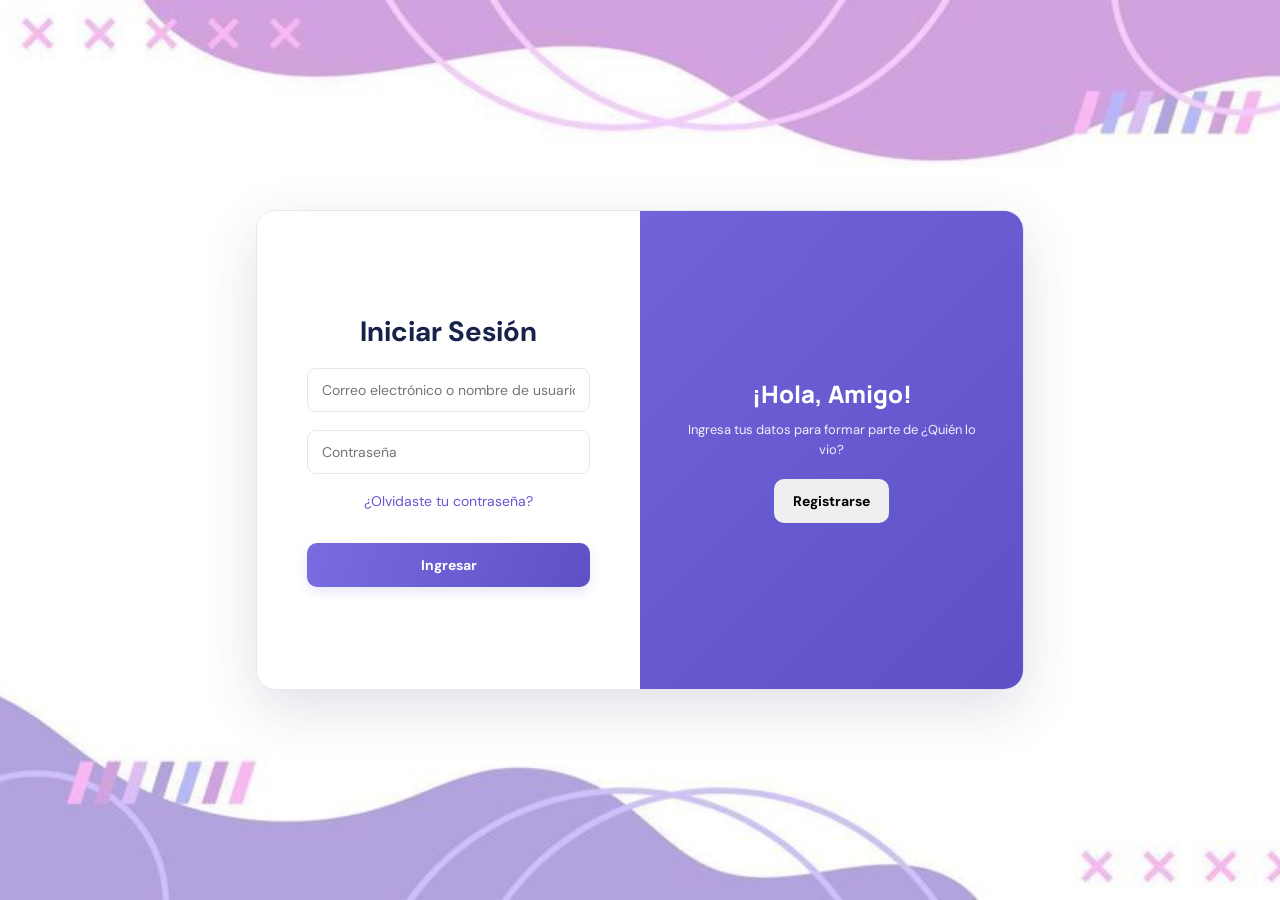
<file: Quien_lo_vio_estructura_profesional/Quien_lo_vio_estructura_profesional/Quien_lo_vio_profesional/index.html>
<!doctype html>
<html lang="es">
<head>
  <meta charset="utf-8">
  <meta name="viewport" content="width=device-width, initial-scale=1">
  <title>¿Quién lo vio? - Sistema Inteligente</title>
  <!-- Redirección automática instantánea -->
  <meta http-equiv="refresh" content="0; url=pages/login.html">
  <link rel="stylesheet" href="css/global.css">
</head>
<body class="auth-sliding-body" style="display: grid; place-items: center; min-height: 100vh;">
  <div style="text-align: center;">
    <h2 style="font-family: 'Manrope', sans-serif; color: var(--ink);">¿Quién lo vio?</h2>
    <p style="color: var(--muted); margin-bottom: 20px;">Redirigiendo al sistema...</p>
    <a href="pages/login.html" class="btn primary">Haz clic aquí si no redirige automáticamente</a>
  </div>
</body>
</html>
</file>
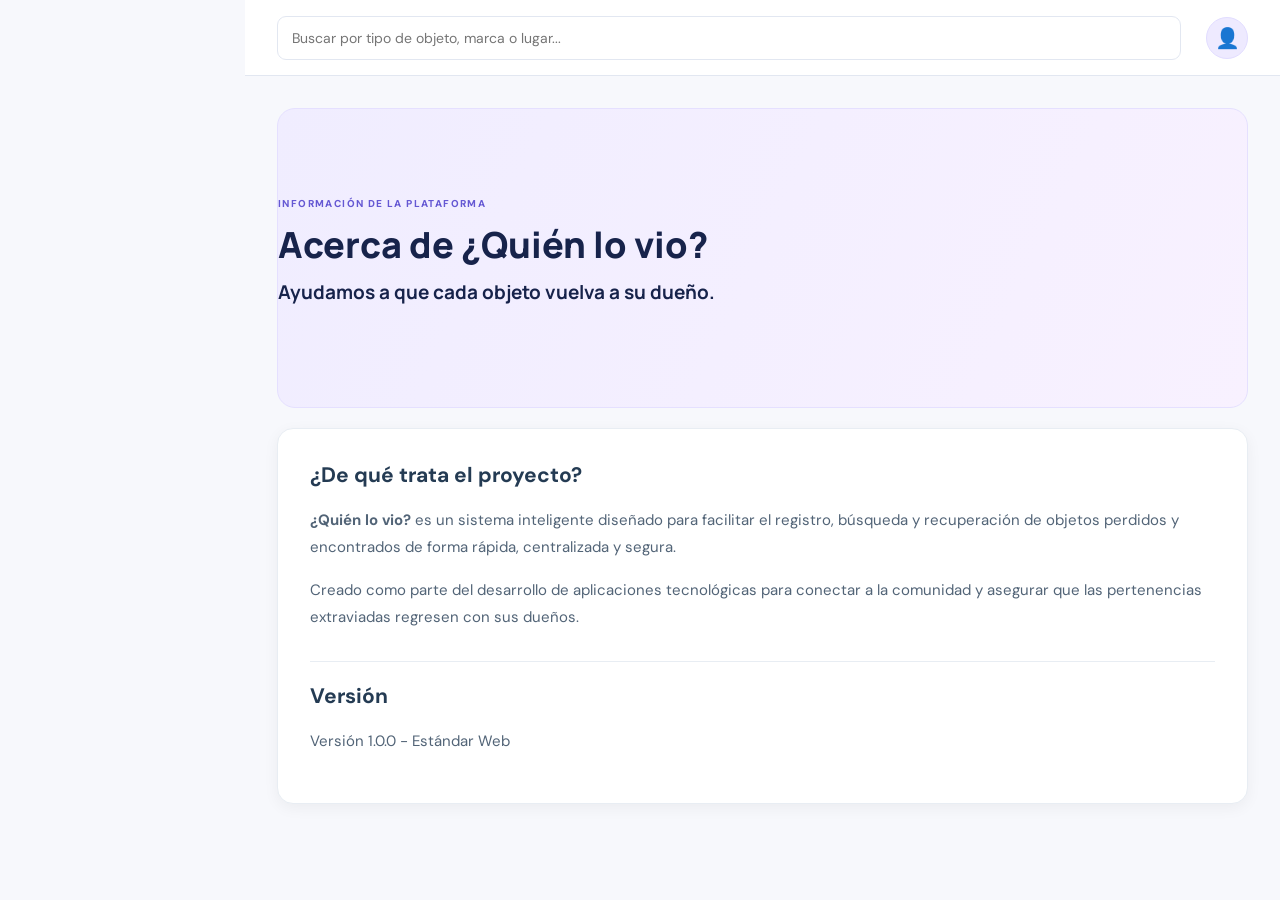
<file: Quien_lo_vio_estructura_profesional/Quien_lo_vio_estructura_profesional/Quien_lo_vio_profesional/pages/acerca.html>
<!DOCTYPE html>
<html lang="es">

<head>
    <meta charset="UTF-8">
    <meta name="viewport" content="width=device-width, initial-scale=1">

    <title>Acerca de | ¿Quién lo vio?</title>

    <link rel="stylesheet" href="../css/global.css">
</head>

<body class="app-shell">

    <!-- MENÚ LATERAL -->
    <div id="sidebar-container"></div>

    <!-- CONTENIDO PRINCIPAL -->
    <div class="main">

        <!-- BARRA SUPERIOR -->
        <header class="topbar">

            <input
                type="search"
                placeholder="Buscar por tipo de objeto, marca o lugar..."
            >

            <a class="avatar small" href="perfil.html">👤</a>

        </header>

        <main>

            <!-- ENCABEZADO -->
            <section class="hero" style="padding: 2rem 0;">

                <div>
                    <p class="eyebrow">INFORMACIÓN DE LA PLATAFORMA</p>

                    <h1>Acerca de ¿Quién lo vio?</h1>

                    <h2>Ayudamos a que cada objeto vuelva a su dueño.</h2>
                </div>

            </section>

            <!-- INFORMACIÓN DEL PROYECTO -->
            <div class="card acerca-card">

                <h3>¿De qué trata el proyecto?</h3>

                <p>
                    <b>¿Quién lo vio?</b> es un sistema inteligente diseñado
                    para facilitar el registro, búsqueda y recuperación
                    de objetos perdidos y encontrados de forma rápida,
                    centralizada y segura.
                </p>

                <p>
                    Creado como parte del desarrollo de aplicaciones
                    tecnológicas para conectar a la comunidad y asegurar
                    que las pertenencias extraviadas regresen con sus dueños.
                </p>

                <h3 class="version-titulo">Versión</h3>

                <p>Versión 1.0.0 - Estándar Web</p>

            </div>

        </main>

    </div>

    <!-- SCRIPTS -->
    <script type="module" src="../js/componentes.js"></script>

</body>
</html>
</file>
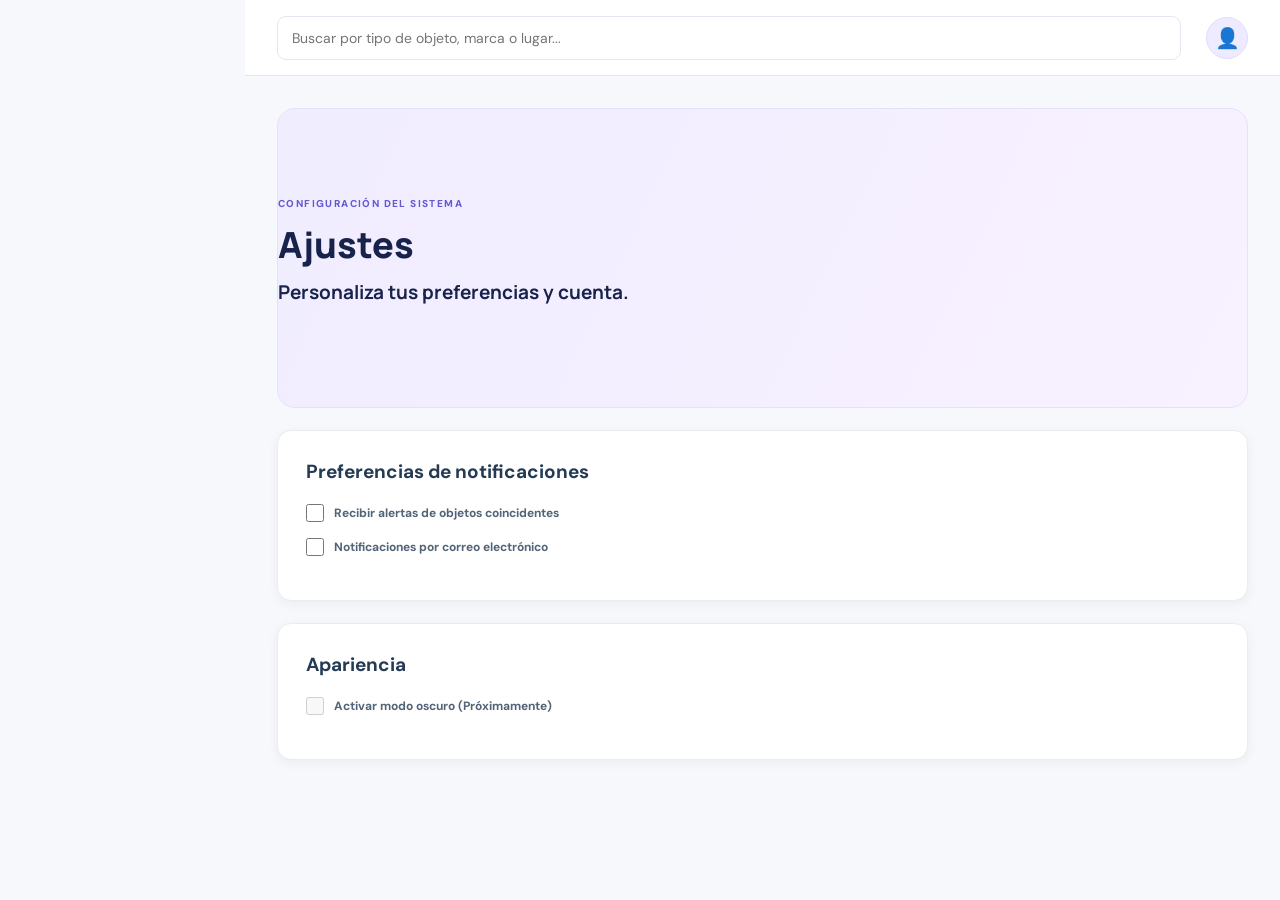
<file: Quien_lo_vio_estructura_profesional/Quien_lo_vio_estructura_profesional/Quien_lo_vio_profesional/pages/ajustes.html>
<!DOCTYPE html>
<html lang="es">

<head>
    <meta charset="UTF-8">
    <meta name="viewport" content="width=device-width, initial-scale=1">

    <title>Ajustes | ¿Quién lo vio?</title>

    <link rel="stylesheet" href="../css/global.css">
</head>

<body class="app-shell">

    <!-- MENÚ LATERAL -->
    <div id="sidebar-container"></div>

    <!-- CONTENIDO PRINCIPAL -->
    <div class="main">

        <header class="topbar">
            <input
                type="search"
                placeholder="Buscar por tipo de objeto, marca o lugar..."
            >

            <a class="avatar small" href="perfil.html">👤</a>
        </header>

        <main>

            <!-- ENCABEZADO -->
            <section class="hero" style="padding: 2rem 0;">
                <div>
                    <p class="eyebrow">CONFIGURACIÓN DEL SISTEMA</p>
                    <h1>Ajustes</h1>
                    <h2>Personaliza tus preferencias y cuenta.</h2>
                </div>
            </section>

            <!-- NOTIFICACIONES -->
            <div class="card ajustes-card">

                <h3>Preferencias de notificaciones</h3>

                <label>
                    <input
                        type="checkbox"
                        id="alertas-coincidencias"
                    >
                    Recibir alertas de objetos coincidentes
                </label>

                <label>
                    <input
                        type="checkbox"
                        id="notificaciones-correo"
                    >
                    Notificaciones por correo electrónico
                </label>

                <p id="mensaje-ajustes"></p>

            </div>

            <!-- APARIENCIA -->
            <div class="card ajustes-card">

                <h3>Apariencia</h3>

                <label>
                    <input type="checkbox" disabled>
                    Activar modo oscuro (Próximamente)
                </label>

            </div>

        </main>

    </div>

    <!-- SCRIPTS -->
    <script type="module" src="../js/componentes.js"></script>
    <script type="module" src="../js/pages/ajustes.js"></script>

</body>
</html>
</file>
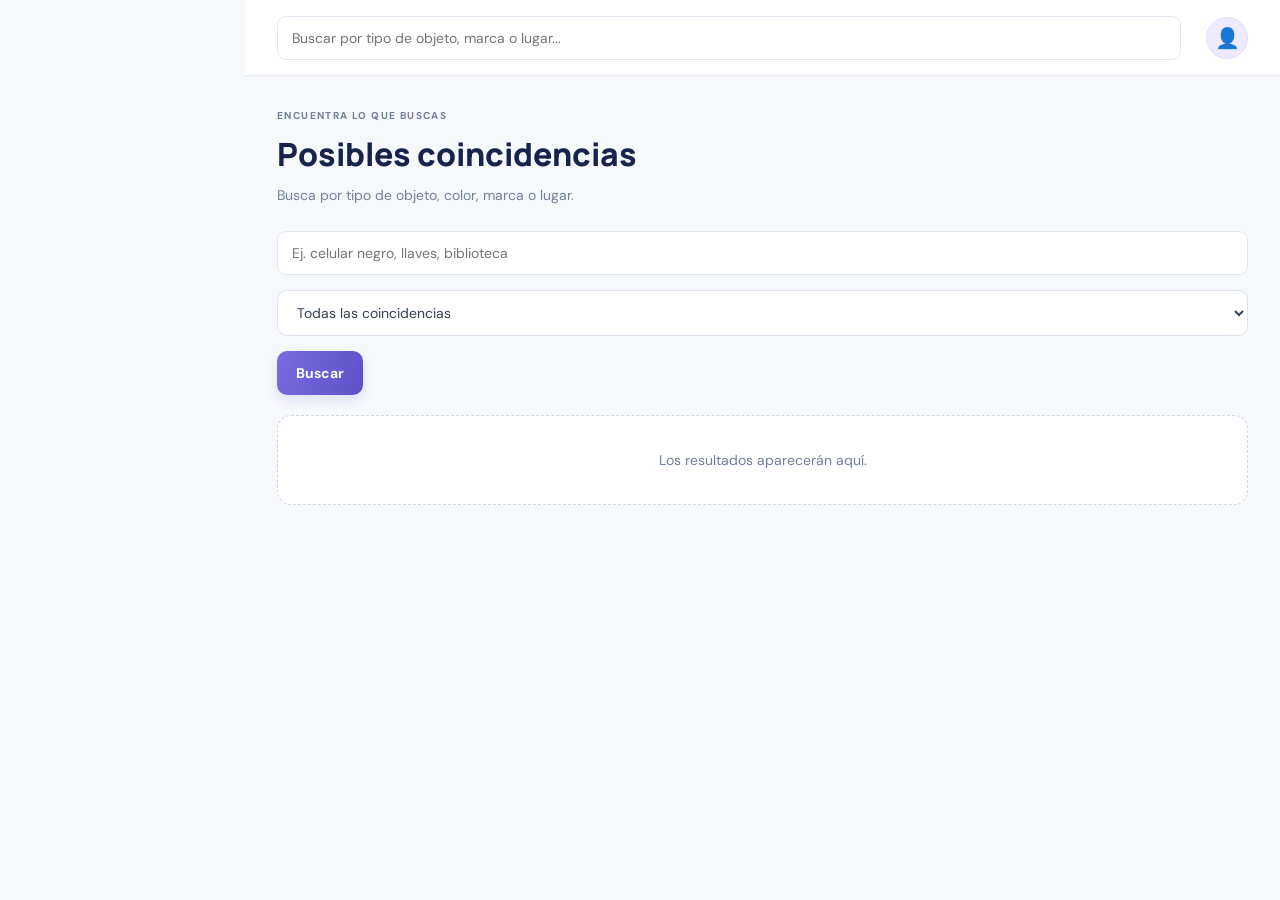
<file: Quien_lo_vio_estructura_profesional/Quien_lo_vio_estructura_profesional/Quien_lo_vio_profesional/pages/buscar-coincidencias.html>
<!doctype html>
<html lang="es">
<head>
  <meta charset="utf-8">
  <meta name="viewport" content="width=device-width,initial-scale=1">
  <title>Buscar coincidencias | ¿Quién lo vio?</title>
  <link rel="stylesheet" href="../css/global.css">
</head>
<body class="app-shell">

  <!-- Componente centralizado del menú lateral -->
  <div id="sidebar-container"></div>

  <div class="main">
    <header class="topbar">
      <input placeholder="Buscar por tipo de objeto, marca o lugar...">
      <a class="avatar small" href="perfil.html">👤</a>
    </header>

    <main>
      <div class="page-heading">
        <p class="eyebrow">ENCUENTRA LO QUE BUSCAS</p>
        <h1>Posibles coincidencias</h1>
        <p>Busca por tipo de objeto, color, marca o lugar.</p>
      </div>

      <div class="toolbar">
        <input id="search" placeholder="Ej. celular negro, llaves, biblioteca">
        <select>
          <option value="Todos">Todas las coincidencias</option>
          <option value="Alta">Coincidencia alta</option>
          <option value="Media">Coincidencia media</option>
        </select>
        <button class="btn primary">Buscar</button>
      </div>

      <div class="empty">
        <p>Los resultados aparecerán aquí.</p>
      </div>
    </main>
  </div>

  <script type="module" src="../js/componentes.js"></script>
  <script type="module" src="../js/pages/buscar-coincidencias.js"></script>
</body>
</html>
</file>
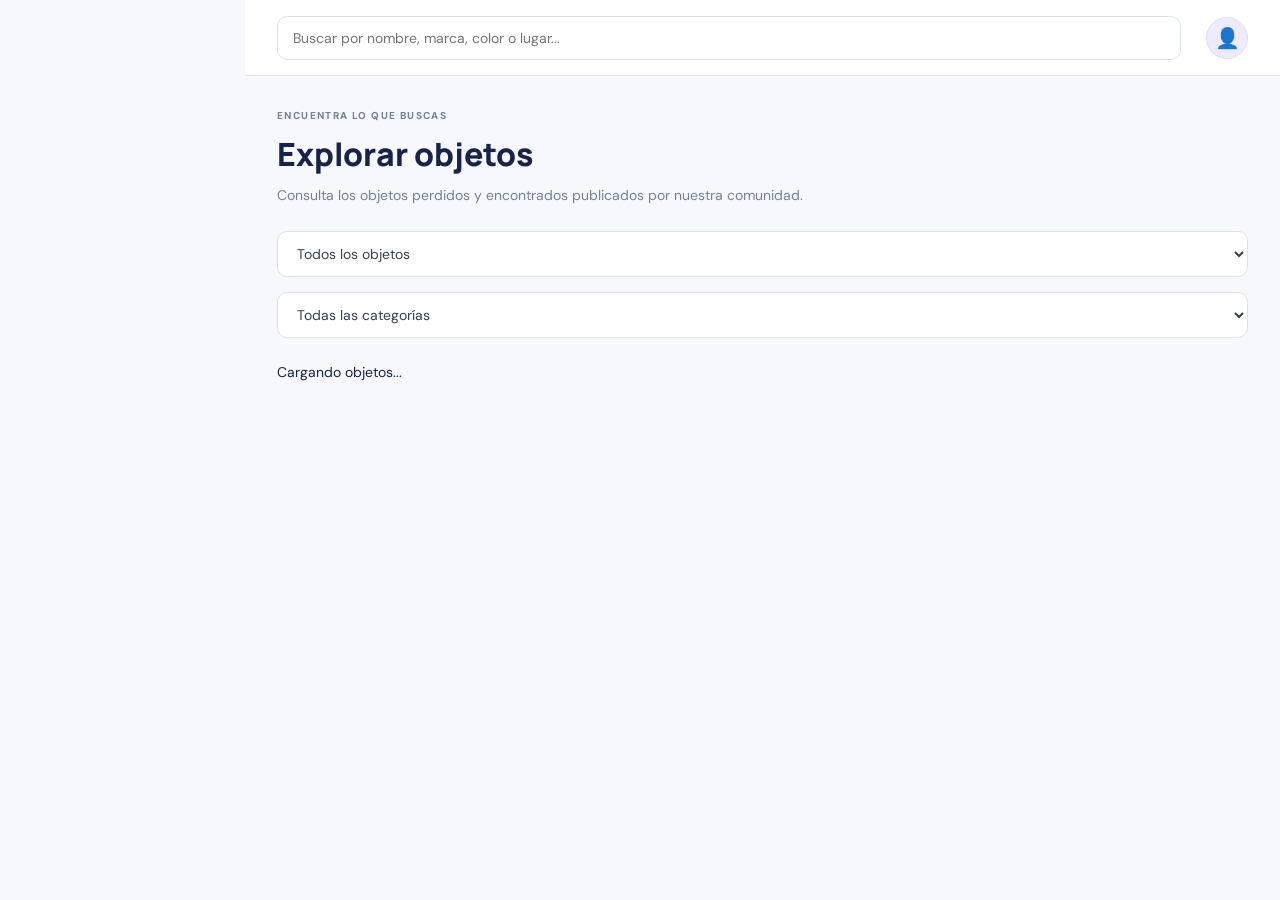
<file: Quien_lo_vio_estructura_profesional/Quien_lo_vio_estructura_profesional/Quien_lo_vio_profesional/pages/explorar-objetos.html>
<!DOCTYPE html>
<html lang="es">

<head>
    <meta charset="UTF-8">
    <meta name="viewport" content="width=device-width, initial-scale=1.0">

    <title>Explorar objetos | ¿Quién lo vio?</title>

    <link rel="stylesheet" href="../css/global.css">
</head>

<body class="app-shell">

    <!-- MENÚ LATERAL -->
    <div id="sidebar-container"></div>

    <!-- CONTENIDO PRINCIPAL -->
    <div class="main">

        <!-- BARRA SUPERIOR -->
        <header class="topbar">

            <input
                type="search"
                id="buscar-objetos"
                placeholder="Buscar por nombre, marca, color o lugar..."
            >

            <a class="avatar small" href="perfil.html">👤</a>

        </header>

        <main>

            <!-- ENCABEZADO -->
            <div class="page-heading">

                <p class="eyebrow">ENCUENTRA LO QUE BUSCAS</p>

                <h1>Explorar objetos</h1>

                <p>
                    Consulta los objetos perdidos y encontrados
                    publicados por nuestra comunidad.
                </p>

            </div>

            <!-- FILTROS -->
            <section class="toolbar">

                <!-- FILTRAR POR TIPO -->
                <select id="tipo-objeto">

                    <option value="todos">Todos los objetos</option>

                    <option value="perdidos">Objetos perdidos</option>

                    <option value="encontrados">Objetos encontrados</option>

                </select>

                <!-- CATEGORÍAS CARGADAS DESDE SUPABASE -->
                <select id="categoria-objeto">

                    <option value="todas">Todas las categorías</option>

                </select>

            </section>

            <!-- RESULTADOS -->
            <section id="resultados-objetos">

                <p>Cargando objetos...</p>

            </section>

        </main>

    </div>

    <!-- SCRIPTS -->
    <script type="module" src="../js/componentes.js"></script>

    <script type="module" src="../js/pages/explorar-objetos.js"></script>

</body>

</html>
</file>
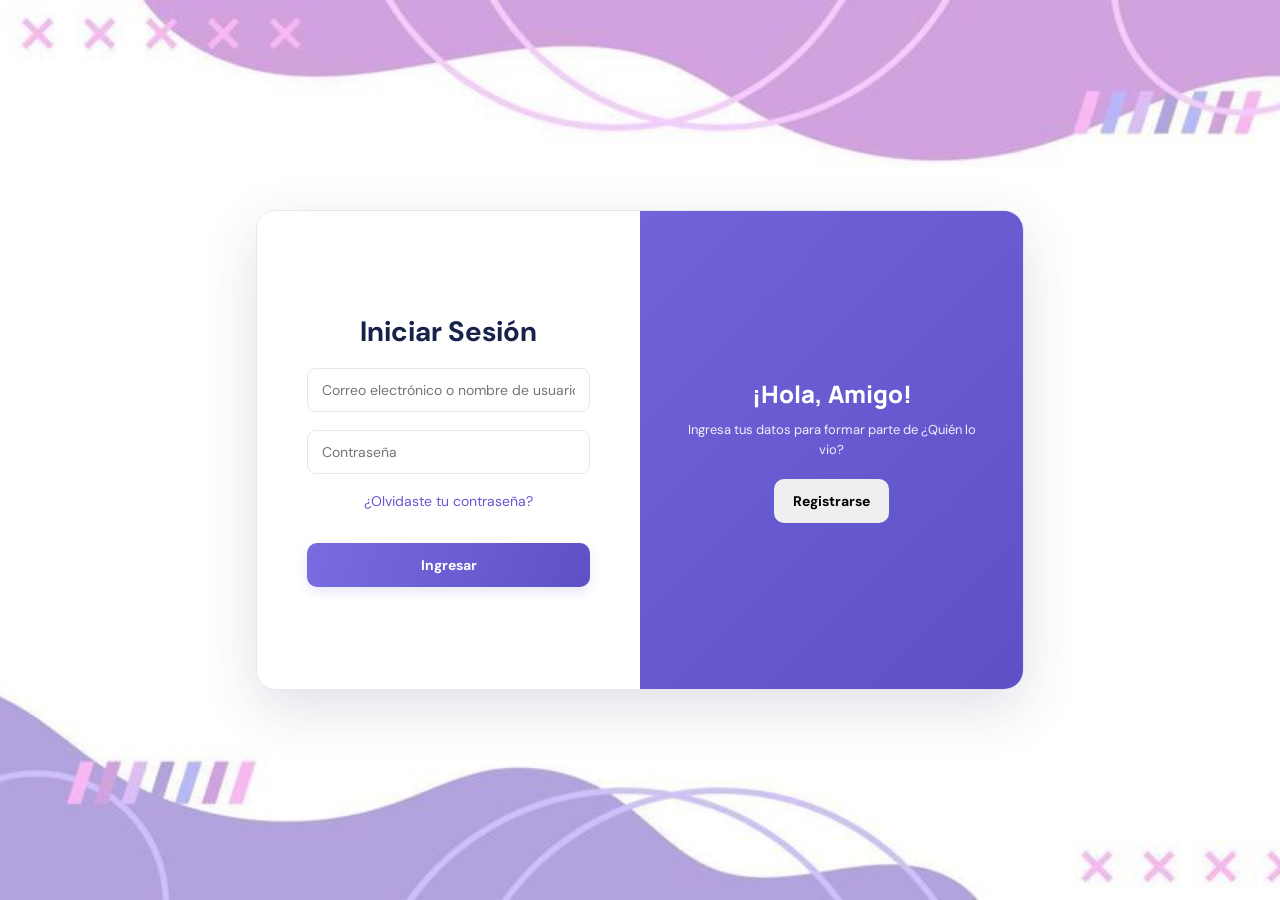
<file: Quien_lo_vio_estructura_profesional/Quien_lo_vio_estructura_profesional/Quien_lo_vio_profesional/pages/login.html>
<!DOCTYPE html>
<html lang="es">

<head>
    <meta charset="UTF-8">
    <meta name="viewport" content="width=device-width, initial-scale=1.0">

    <title>¿Quién lo vio? - Iniciar Sesión</title>

    <link rel="stylesheet" href="../css/global.css">
</head>

<body class="auth-sliding-body">

    <div class="sliding-container" id="container">

        <!-- Formulario de Iniciar Sesión -->
        <div class="sliding-form-container sign-in-container">

            <form id="form-login">

                <h1>Iniciar Sesión</h1>
                <br>

                <input
                    type="text"
                    id="login-identificador"
                    placeholder="Correo electrónico o nombre de usuario"
                    required
                />

                <br>

                <input
                    type="password"
                    id="login-password"
                    placeholder="Contraseña"
                    required
                />

                <br>

                <a href="#" class="forgot-link">
                    ¿Olvidaste tu contraseña?
                </a>

                <br>

                <button
                    type="submit"
                    class="btn primary full"
                    style="margin-top: 15px;"
                >
                    Ingresar
                </button>

            </form>

        </div>

        <!-- Panel Deslizante -->
        <div class="overlay-container">

            <div class="overlay">

                <!-- Panel izquierdo -->
                <div class="overlay-panel overlay-left">

                    <h1 style="font: 800 24px Manrope, sans-serif; color: #fff; margin-bottom: 10px;">
                        ¡Bienvenido de nuevo!
                    </h1>

                    <p style="font-size: 13px; line-height: 1.5; color: rgba(255, 255, 255, 0.9); margin-bottom: 20px;">
                        Ingresa tus datos para acceder a la plataforma.
                    </p>

                    <button
                        type="button"
                        class="btn ghost"
                        id="signIn"
                        onclick="window.location.href='login.html'"
                    >
                        Iniciar Sesión
                    </button>

                </div>

                <!-- Panel derecho -->
                <div class="overlay-panel overlay-right">

                    <h1 style="font: 800 24px Manrope, sans-serif; color: #fff; margin-bottom: 10px;">
                        ¡Hola, Amigo!
                    </h1>

                    <p style="font-size: 13px; line-height: 1.5; color: rgba(255, 255, 255, 0.9); margin-bottom: 20px;">
                        Ingresa tus datos para formar parte de ¿Quién lo vio?
                    </p>

                    <button
                        type="button"
                        class="btn ghost"
                        id="signUp"
                        onclick="window.location.href='registro.html'"
                    >
                        Registrarse
                    </button>

                </div>

            </div>

        </div>

    </div>

    <!-- JavaScript del inicio de sesión -->
    <script type="module" src="../js/pages/login.js"></script>

</body>
</html>
</file>
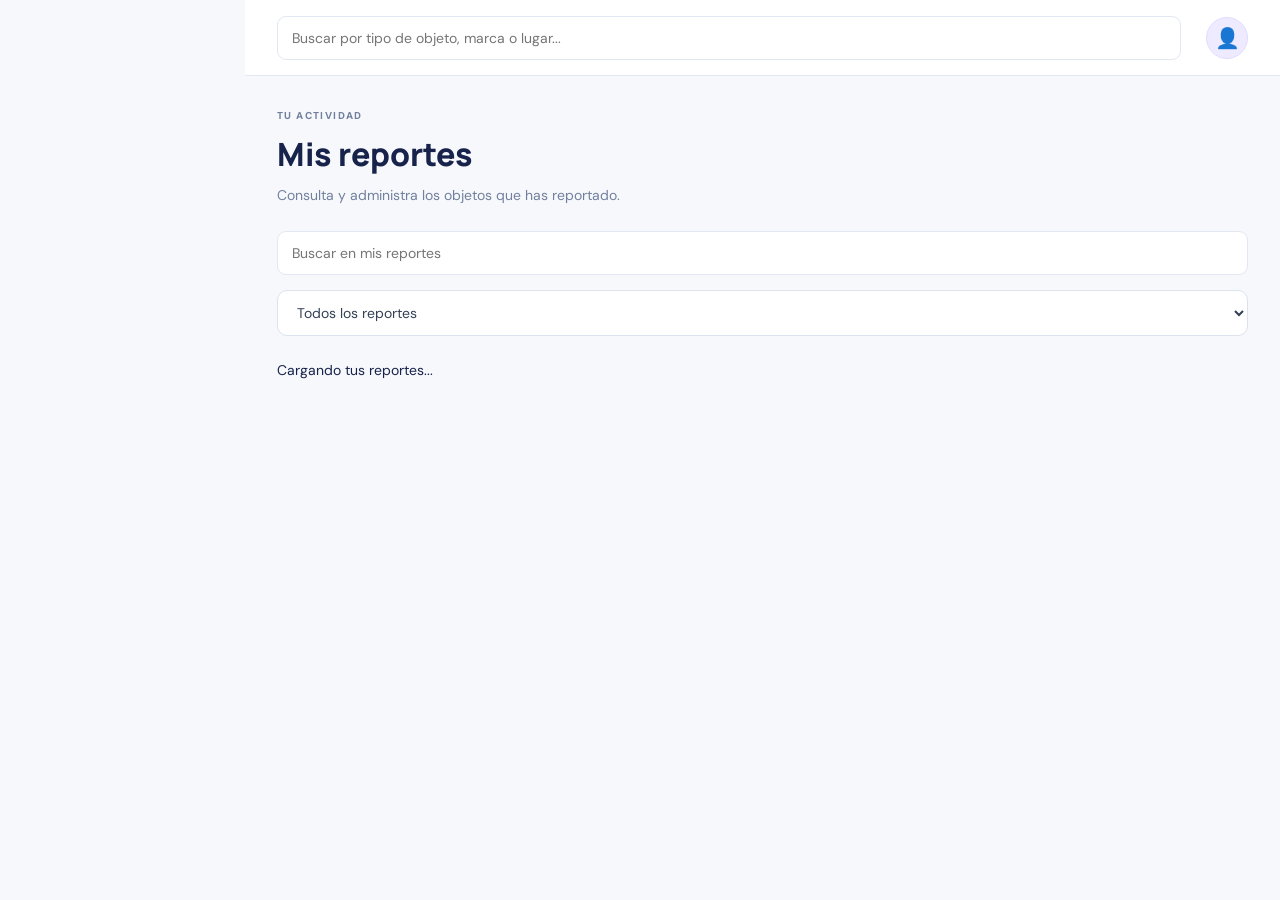
<file: Quien_lo_vio_estructura_profesional/Quien_lo_vio_estructura_profesional/Quien_lo_vio_profesional/pages/mis-reportes.html>
<!doctype html>
<html lang="es">
<head>
  <meta charset="utf-8">
  <meta name="viewport" content="width=device-width,initial-scale=1">
  <title>Mis reportes | ¿Quién lo vio?</title>
  <link rel="stylesheet" href="../css/global.css">
</head>
<body class="app-shell">

  <!-- Componente centralizado del menú lateral -->
  <div id="sidebar-container"></div>

  <div class="main">
    <header class="topbar">
      <input placeholder="Buscar por tipo de objeto, marca o lugar...">
      <a class="avatar small" href="perfil.html">👤</a>
    </header>

    <main>
      <div class="page-heading">
        <p class="eyebrow">TU ACTIVIDAD</p>
        <h1>Mis reportes</h1>
        <p>Consulta y administra los objetos que has reportado.</p>
      </div>

      <div class="toolbar">
    <input
        id="buscar-mis-reportes"
        type="search"
        placeholder="Buscar en mis reportes"
    >

    <select id="filtro-reportes">
        <option value="todos">Todos los reportes</option>
        <option value="activo">Activos</option>
        <option value="recuperado">Recuperados</option>
    </select>
</div>

<div id="mis-reportes-lista" class="reportes-lista">
    <p>Cargando tus reportes...</p>
</div>
    </main>
  </div>

  <script type="module" src="../js/componentes.js"></script>
  <script type="module" src="../js/pages/mis-reportes.js"></script>
</body>
</html>
</file>
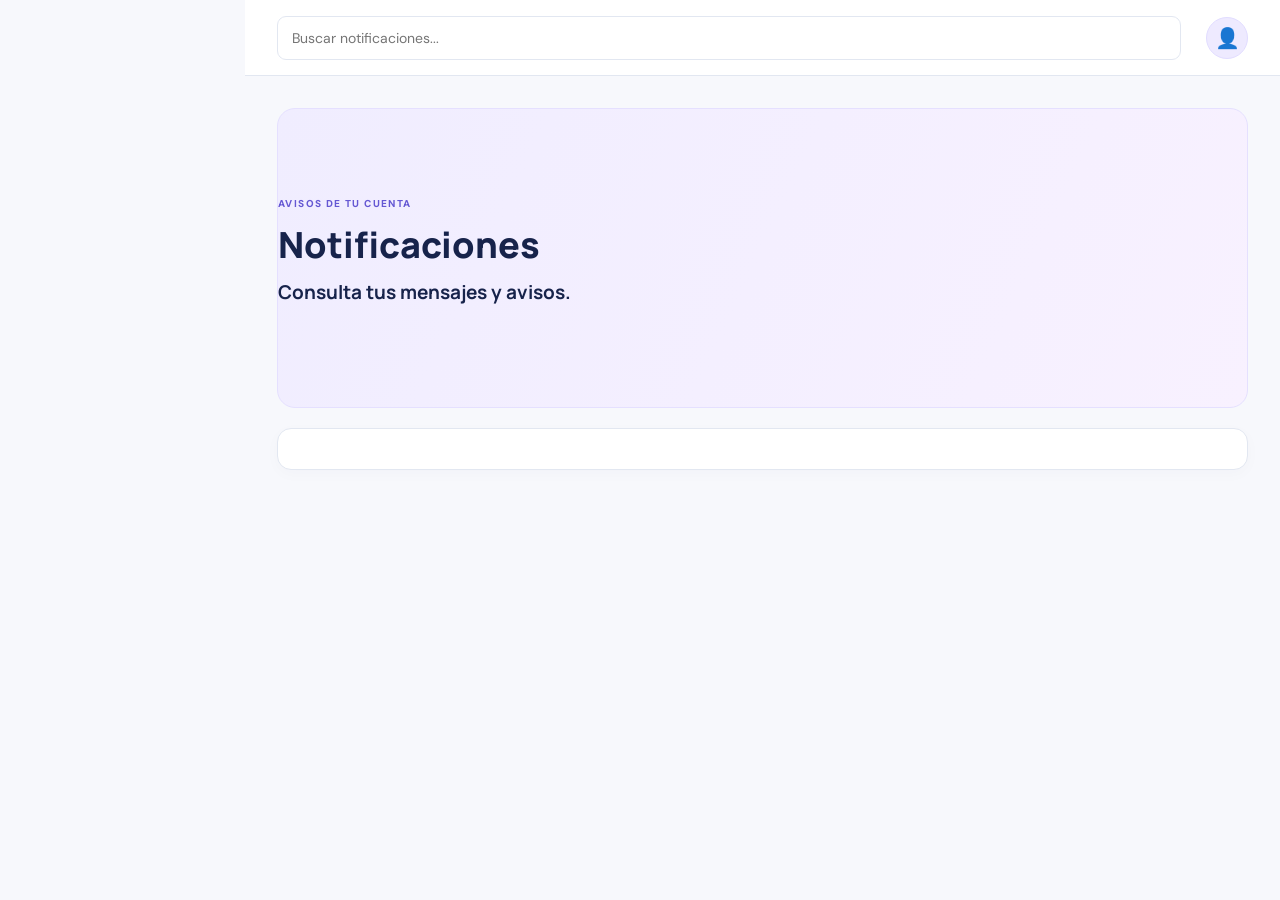
<file: Quien_lo_vio_estructura_profesional/Quien_lo_vio_estructura_profesional/Quien_lo_vio_profesional/pages/notificaciones.html>
<!DOCTYPE html>
<html lang="es">

<head>
    <meta charset="UTF-8">
    <meta name="viewport" content="width=device-width, initial-scale=1">

    <title>Notificaciones | ¿Quién lo vio?</title>

    <link rel="stylesheet" href="../css/global.css">
</head>

<body class="app-shell">

    <div id="sidebar-container"></div>

    <div class="main">

        <header class="topbar">

            <input
                type="search"
                placeholder="Buscar notificaciones..."
            >

            <a class="avatar small" href="perfil.html">👤</a>

            <span id="contador-notificaciones" hidden>0</span>

        </header>

        <main>

            <section class="hero" style="padding: 2rem 0;">

                <div>
                    <p class="eyebrow">AVISOS DE TU CUENTA</p>

                    <h1>Notificaciones</h1>

                    <h2>Consulta tus mensajes y avisos.</h2>
                </div>

            </section>

            <section class="card" id="lista-notificaciones">
            </section>

            <p id="notificaciones-vacias" hidden>
                No tienes notificaciones todavía.
                Aquí aparecerán tus mensajes y avisos.
            </p>

        </main>

    </div>

    <script type="module" src="../js/componentes.js"></script>
    <script type="module" src="../js/pages/notificaciones.js"></script>

</body>
</html>
</file>
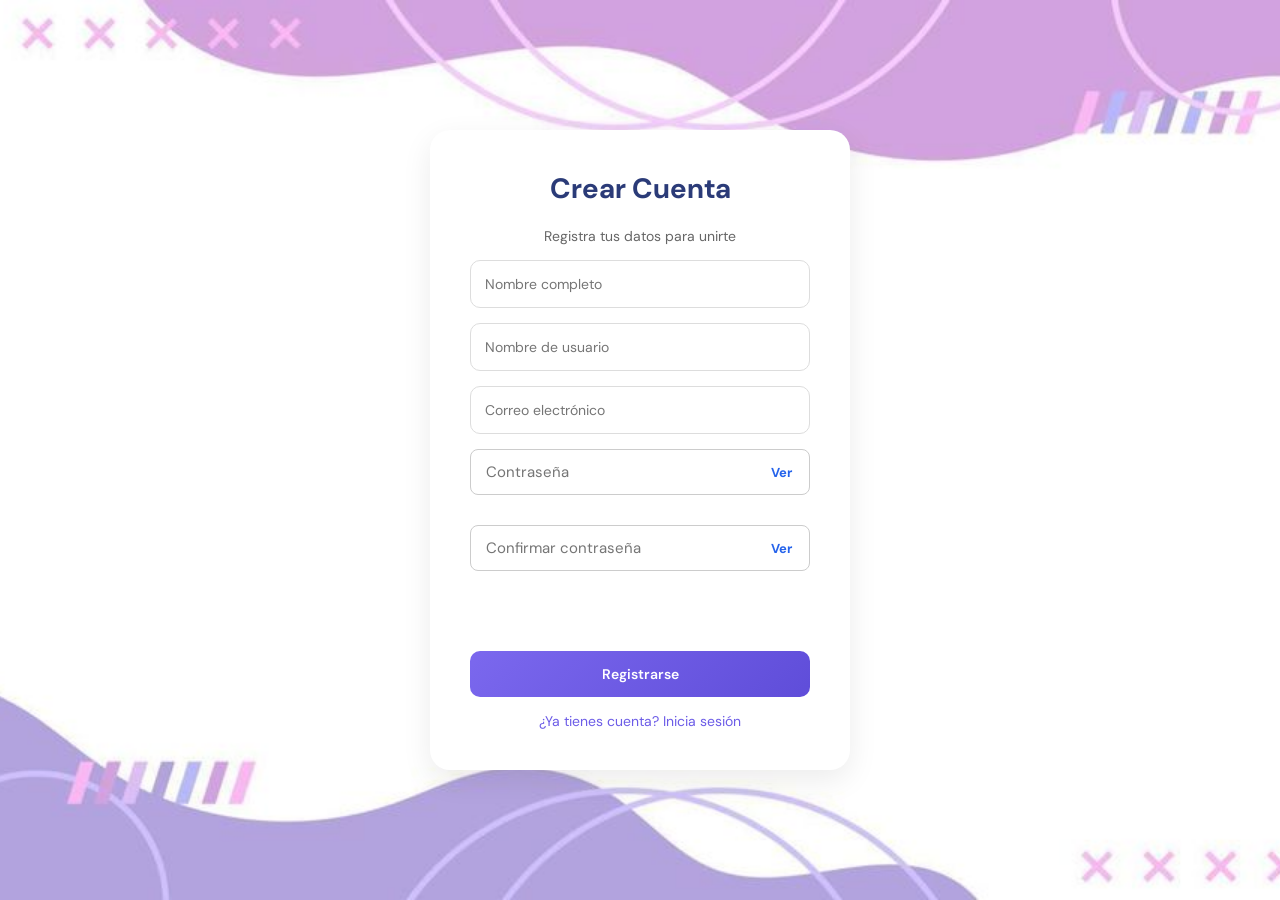
<file: Quien_lo_vio_estructura_profesional/Quien_lo_vio_estructura_profesional/Quien_lo_vio_profesional/pages/registro.html>
<html>
    <head>
    <meta charset="UTF-8">
    <meta name="viewport" content="width=device-width, initial-scale=1.0">
    <title>Registro</title>

    <link rel="stylesheet" href="../css/global.css">
</head>

<body class="auth-sliding-body">
<form id="form-registro" class="registro-form">

    <h1>Crear Cuenta</h1>

    <span>Registra tus datos para unirte</span>
<input
    type="text"
    id="reg-nombre"
    placeholder="Nombre completo"
    required
>
    <input
    type="text"
    id="reg-usuario"
    placeholder="Nombre de usuario"
    required
>

<input
    type="email"
    id="reg-correo"
    placeholder="Correo electrónico"
    required
>

<div class="campo-password">
    <input type="password" id="reg-password" placeholder="Contraseña" required>
    <button type="button" onclick="mostrarPassword('reg-password', this)">Ver</button>
</div>

<div class="campo-password">
    <input type="password" id="reg-confirm-password" placeholder="Confirmar contraseña" required>
    <button type="button" onclick="mostrarPassword('reg-confirm-password', this)">Ver</button>
</div>
<small id="mensaje-password" class="mensaje-password"></small>

    <button type="submit" class="btn-registro">
        Registrarse
    </button>

    <a href="login.html" class="volver-login">
        ¿Ya tienes cuenta? Inicia sesión
    </a>

</form>
<script type="module" src="../js/pages/registro.js"></script>
</body>

</html>
</file>
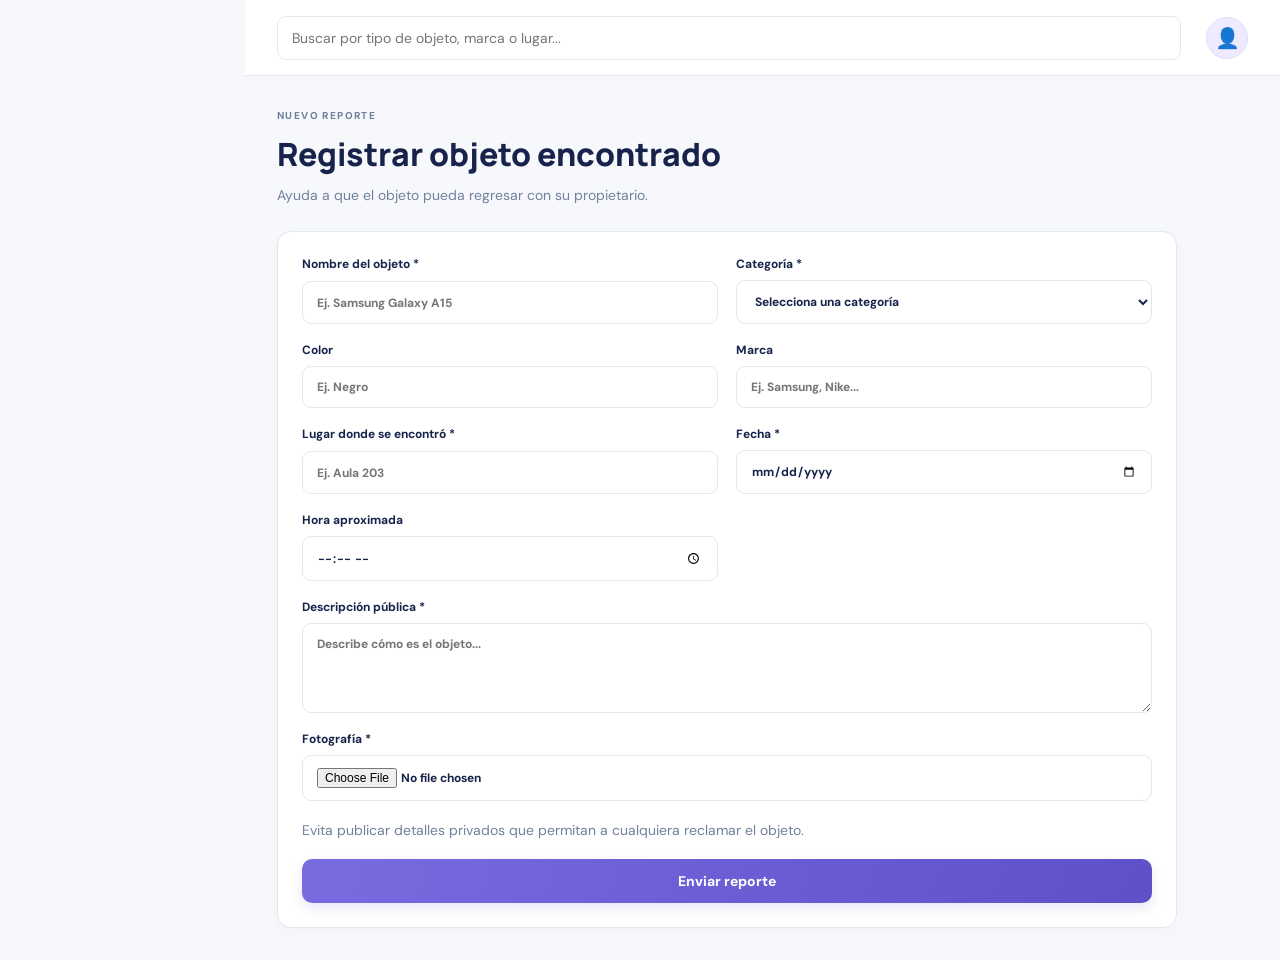
<file: Quien_lo_vio_estructura_profesional/Quien_lo_vio_estructura_profesional/Quien_lo_vio_profesional/pages/reportar-encontrado.html>
<!doctype html>
<html lang="es">

<head>
    <meta charset="utf-8">
    <meta name="viewport" content="width=device-width,initial-scale=1">
    <title>Registrar objeto encontrado | ¿Quién lo vio?</title>
    <link rel="stylesheet" href="../css/global.css">
</head>

<body class="app-shell">

    <div id="sidebar-container"></div>

    <div class="main">

        <header class="topbar">
            <input placeholder="Buscar por tipo de objeto, marca o lugar...">
            <a class="avatar small" href="perfil.html">👤</a>
        </header>

        <main>

            <div class="page-heading">
                <p class="eyebrow">NUEVO REPORTE</p>
                <h1>Registrar objeto encontrado</h1>
                <p>Ayuda a que el objeto pueda regresar con su propietario.</p>
            </div>

            <form class="panel" id="formulario-encontrado">

                <div class="form-grid">

                    <label>
                        Nombre del objeto *
                        <input
                            type="text"
                            id="nombre-objeto"
                            placeholder="Ej. Samsung Galaxy A15"
                            required
                        >
                    </label>

                    <label>
                        Categoría *
                        <select id="categoria" required>
                            <option value="">Selecciona una categoría</option>
                            <option value="Celular">Celular</option>
                            <option value="Computadora">Computadora</option>
                            <option value="Mochila">Mochila</option>
                            <option value="Cartera">Cartera</option>
                            <option value="Audífonos">Audífonos</option>
                            <option value="Reloj">Reloj</option>
                            <option value="Llaves">Llaves</option>
                            <option value="Documentos">Documentos</option>
                            <option value="Accesorios">Accesorios</option>
                            <option value="Ropa">Ropa</option>
                            <option value="Joyas">Joyas</option>
                            <option value="Botella o termo">Botella o termo</option>
                            <option value="Paraguas">Paraguas</option>
                            <option value="Otros">Otros</option>
                        </select>
                    </label>

                    <label>
                        Color
                        <input
                            type="text"
                            id="color"
                            placeholder="Ej. Negro"
                        >
                    </label>

                    <label>
                        Marca
                        <input
                            type="text"
                            id="marca"
                            placeholder="Ej. Samsung, Nike..."
                        >
                    </label>

                    <label>
                        Lugar donde se encontró *
                        <input
                            type="text"
                            id="lugar-encontrado"
                            placeholder="Ej. Aula 203"
                            required
                        >
                    </label>

                    <label>
                        Fecha *
                        <input
                            type="date"
                            id="fecha-encontrado"
                            required
                        >
                    </label>

                    <label>
                        Hora aproximada
                        <input
                            type="time"
                            id="hora-encontrado"
                        >
                    </label>

                    <label class="full">
                        Descripción pública *
                        <textarea
                            id="descripcion"
                            rows="4"
                            placeholder="Describe cómo es el objeto..."
                            required
                        ></textarea>
                    </label>

                    <label class="full">
                        Fotografía *
                        <input
                            type="file"
                            id="imagen"
                            accept="image/*"
                            required
                        >
                    </label>

                </div>

                <p class="hint">
                    Evita publicar detalles privados que permitan a cualquiera reclamar el objeto.
                </p>

                <button type="submit" class="btn primary full">
                    Enviar reporte
                </button>

            </form>

        </main>

    </div>

    <script type="module" src="../js/componentes.js"></script>
    <script type="module" src="../js/pages/reportar-encontrado.js"></script>

</body>
</html>
</file>
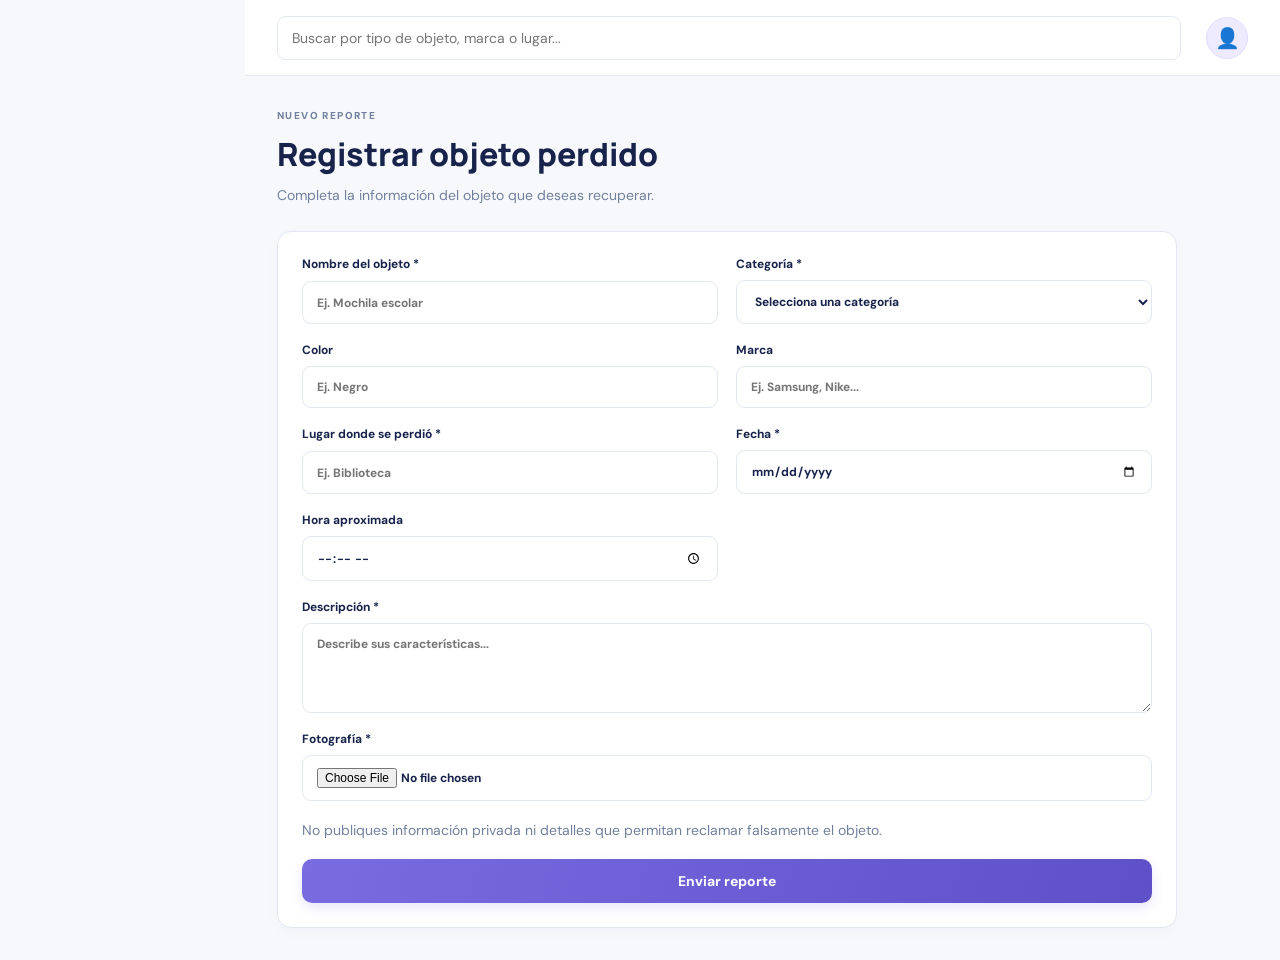
<file: Quien_lo_vio_estructura_profesional/Quien_lo_vio_estructura_profesional/Quien_lo_vio_profesional/pages/reportar-perdido.html>
<!doctype html>
<html lang="es">
<head>
    <meta charset="utf-8">
    <meta name="viewport" content="width=device-width, initial-scale=1">
    <title>Registrar objeto perdido | ¿Quién lo vio?</title>
    <link rel="stylesheet" href="../css/global.css">
</head>

<body class="app-shell">

    <!-- MENÚ LATERAL -->
    <div id="sidebar-container"></div>

    <div class="main">

        <header class="topbar">
            <input placeholder="Buscar por tipo de objeto, marca o lugar...">
            <a class="avatar small" href="perfil.html">👤</a>
        </header>

        <main>

            <div class="page-heading">
                <p class="eyebrow">NUEVO REPORTE</p>
                <h1>Registrar objeto perdido</h1>
                <p>Completa la información del objeto que deseas recuperar.</p>
            </div>

            <form class="panel" id="form-perdido">

                <div class="form-grid">

                    <label>Nombre del objeto *
                        <input
                            type="text"
                            name="nombre_objeto"
                            placeholder="Ej. Mochila escolar"
                            required
                        >
                    </label>

                    <label> Categoría *
                        <select id="categoria" required>
                            <option value="">Selecciona una categoría</option>
                            <option value="Celular">Celular</option>
                            <option value="Computadora">Computadora</option>
                            <option value="Mochila">Mochila</option>
                            <option value="Cartera">Cartera</option>
                            <option value="Audífonos">Audífonos</option>
                            <option value="Reloj">Reloj</option>
                            <option value="Llaves">Llaves</option>
                            <option value="Documentos">Documentos</option>
                            <option value="Accesorios">Accesorios</option>
                            <option value="Ropa">Ropa</option>
                            <option value="Joyas">Joyas</option>
                            <option value="Botella o termo">Botella o termo</option>
                            <option value="Paraguas">Paraguas</option>
                            <option value="Otros">Otros</option>
                         </select>
                    </label>

                    <label>Color
                        <input name="color" placeholder="Ej. Negro">
                    </label>

                    <label>Marca
                        <input name="marca" placeholder="Ej. Samsung, Nike...">
                    </label>

                    <label>Lugar donde se perdió *
                        <input
                            name="lugar_perdida"
                            required
                            placeholder="Ej. Biblioteca"
                        >
                    </label>

                    <label>Fecha *
                        <input type="date" name="fecha_perdida" required>
                    </label>

                    <label>Hora aproximada
                        <input type="time" name="hora_perdida">
                    </label>

                    <label class="full">Descripción *
                        <textarea
                            name="descripcion"
                            rows="4"
                            required
                            placeholder="Describe sus características..."
                        ></textarea>
                    </label>

                    <label class="full">Fotografía *
                        <input
                            type="file"
                            name="fotografia"
                            accept="image/*"
                            required
                        >
                    </label>

                </div>

                <p class="hint">
                    No publiques información privada ni detalles que permitan
                    reclamar falsamente el objeto.
                </p>

                <button type="submit" class="btn primary full">
                    Enviar reporte
                </button>

            </form>

        </main>
    </div>


    <script type="module" src="../js/componentes.js"></script>
    <script type="module" src="../js/pages/reportar-perdido.js"></script>

</body>
</html>
</file>
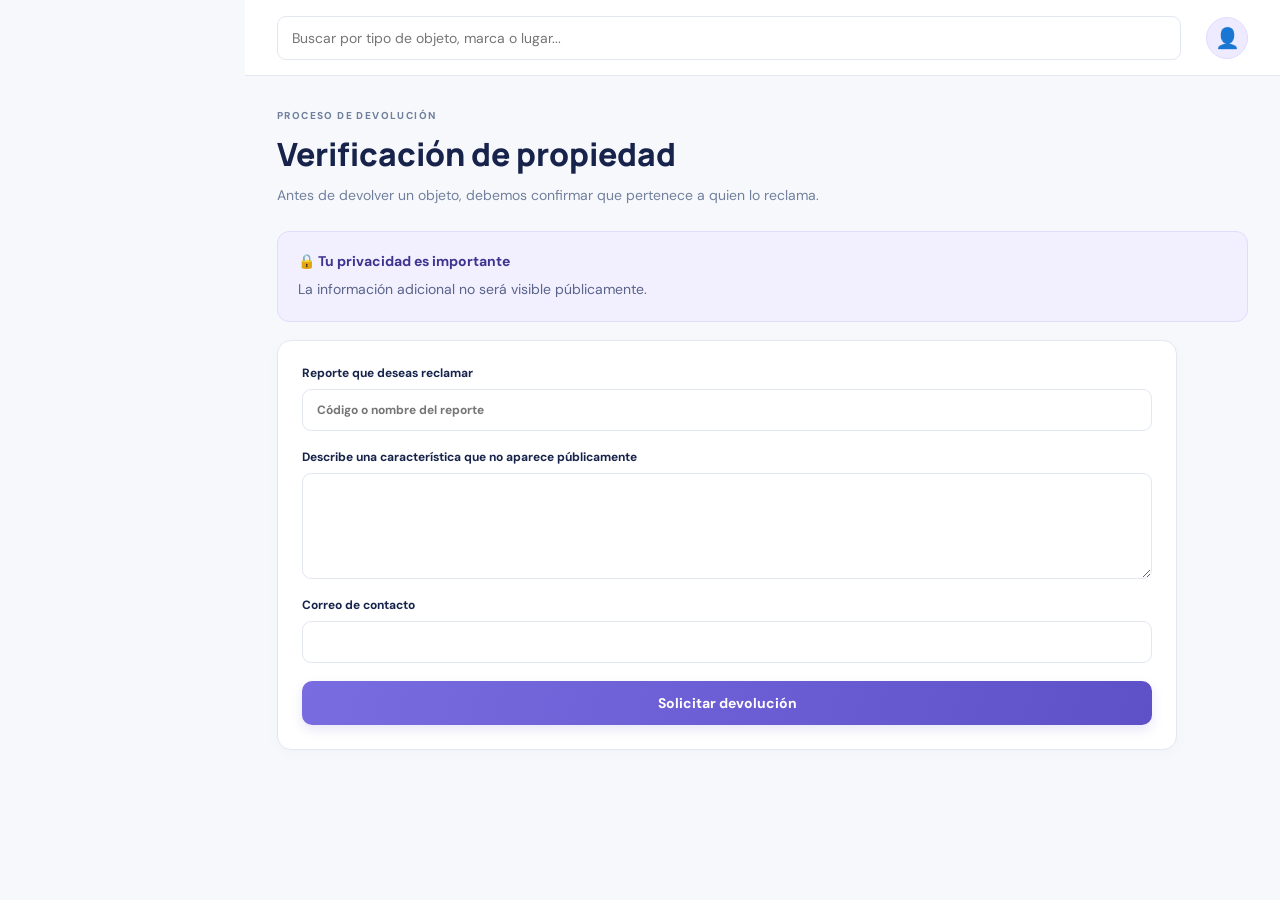
<file: Quien_lo_vio_estructura_profesional/Quien_lo_vio_estructura_profesional/Quien_lo_vio_profesional/pages/verificacion.html>
<!doctype html>
<html lang="es">
<head>
  <meta charset="utf-8">
  <meta name="viewport" content="width=device-width,initial-scale=1">
  <title>Verificación de propiedad | ¿Quién lo vio?</title>
  <link rel="stylesheet" href="../css/global.css">
</head>
<body class="app-shell">

  <!-- Componente centralizado del menú lateral -->
  <div id="sidebar-container"></div>

  <div class="main">
    <header class="topbar">
      <input placeholder="Buscar por tipo de objeto, marca o lugar...">
      <a class="avatar small" href="perfil.html">👤</a>
    </header>

    <main>
      <div class="page-heading">
        <p class="eyebrow">PROCESO DE DEVOLUCIÓN</p>
        <h1>Verificación de propiedad</h1>
        <p>Antes de devolver un objeto, debemos confirmar que pertenece a quien lo reclama.</p>
      </div>

      <div class="privacy">
        <b>🔒 Tu privacidad es importante</b>
        <p>La información adicional no será visible públicamente.</p>
      </div>

      <form class="panel">
        <label>Reporte que deseas reclamar
          <input required placeholder="Código o nombre del reporte">
        </label>
        <label>Describe una característica que no aparece públicamente
          <textarea rows="5" required></textarea>
        </label>
        <label>Correo de contacto
          <input type="email" required>
        </label>
        <button class="btn primary full">Solicitar devolución</button>
      </form>
    </main>
  </div>

  <script type="module" src="../js/componentes.js"></script>
  <script type="module" src="../js/pages/verificacion.js"></script>
</body>
</html>
</file>
<file: Quien_lo_vio_estructura_profesional/Quien_lo_vio_estructura_profesional/Quien_lo_vio_profesional/css/global.css>
@import url('https://fonts.googleapis.com/css2?family=DM+Sans:wght@400;500;600;700&family=Manrope:wght@600;700;800&display=swap');

:root {
    --purple: #6558d3;
    --purple-dark: #4f43b5;
    --purple-light: #eeeaff;
    --purple-soft: #f5f2ff;
    --ink: #17234b;
    --muted: #71809d;
    --line: #e2e7f1;
    --bg: #f7f8fc;
    --white: #ffffff;
}

* {
    margin: 0;
    padding: 0;
    box-sizing: border-box;
}

html {
    scroll-behavior: smooth;
}

body {
    margin: 0;
    background: var(--bg);
    color: var(--ink);
    font-family: 'DM Sans', sans-serif;
    font-size: 14px;
}

a {
    color: var(--purple);
    text-decoration: none;
}

button,
input,
textarea,
select {
    font: inherit;
}

input,
textarea,
select {
    width: 100%;
    padding: 12px 14px;
    border: 1px solid var(--line);
    border-radius: 9px;
    background: white;
    color: var(--ink);
    outline: none;
    transition: 0.2s;
}

input:focus,
textarea:focus,
select:focus {
    border-color: var(--purple);
    box-shadow: 0 0 0 3px rgba(101, 88, 211, 0.10);
}

textarea {
    resize: vertical;
}

label {
    display: grid;
    gap: 8px;
    font-size: 12px;
    font-weight: 700;
}


/* ==========================================
   BOTONES
========================================== */

.btn {
    display: inline-flex;
    align-items: center;
    justify-content: center;
    gap: 9px;
    padding: 13px 19px;
    border: none;
    border-radius: 10px;
    font-weight: 700;
    cursor: pointer;
    transition: 0.25s;
}

.btn:hover {
    transform: translateY(-2px);
}

.primary {
    color: white;
    background: linear-gradient(110deg, #796be0, #5e51c8);
    box-shadow: 0 5px 12px rgba(101, 88, 211, 0.15);
}

.primary:hover {
    background: var(--purple-dark);
}

.secondary {
    color: var(--purple-dark);
    background: var(--purple-light);
    border: 1px solid #ded8ff;
}

.secondary:hover {
    background: #e4dfff;
}

.danger {
    color: #ad3d56;
    background: #fff0f2;
}

.full {
    width: 100%;
}


/* ==========================================
   ESTRUCTURA PRINCIPAL
========================================== */

.app-shell {
    min-height: 100vh;
}

.sidebar {
    position: fixed;
    top: 0;
    left: 0;
    bottom: 0;
    z-index: 20;

    width: 245px;
    padding: 22px 15px;

    background: white;
    border-right: 1px solid var(--line);
    box-shadow: 3px 0 15px rgba(29, 39, 75, 0.025);
}

/* LOGO */

.brand {
    display: flex;
    align-items: center;
    gap: 11px;
    margin-bottom: 38px;
    padding: 3px 5px;
    color: var(--ink);
}

.brand b {
    display: block;
    font-family: 'Manrope', sans-serif;
    font-size: 16px;
    font-weight: 800;
}

.brand small {
    display: block;
    margin-top: 3px;
    color: var(--muted);
    font-size: 10px;
    line-height: 1.5;
}

.logo {
    display: grid;
    place-items: center;
    flex-shrink: 0;

    width: 45px;
    height: 45px;

    border-radius: 50%;
    background: linear-gradient(135deg, #796be0, #5144b8);

    color: white;
    font-size: 26px;
}

/* OPCIONES DEL MENÚ */

.sidebar nav {
    display: grid;
    gap: 7px;
}

.sidebar nav a {
    display: flex;
    align-items: center;
    gap: 12px;

    padding: 12px 13px;
    border-radius: 9px;

    color: #52617f;
    font-size: 14px;
    transition: 0.2s;
}

.sidebar nav a:hover {
    background: #f3f0ff;
    color: var(--purple-dark);
}

.sidebar nav a.active {
    background: #eeeaff;
    color: #352b96;
    font-weight: 700;
}

.sidebar nav .nav-icon {
    display: inline-grid;
    place-items: center;
    flex-shrink: 0;
    width: 20px;
    font-size: 18px;
}

/* CONTENIDO */

.main {
    min-height: 100vh;
    margin-left: 245px;
}


/* ==========================================
   BARRA SUPERIOR
========================================== */

.topbar {
    position: sticky;
    top: 0;
    z-index: 10;

    display: flex;
    align-items: center;
    justify-content: space-between;
    gap: 25px;

    width: 100%;
    height: 76px;
    padding: 0 32px;

    background: rgba(255, 255, 255, 0.97);
    border-bottom: 1px solid var(--line);
    backdrop-filter: blur(10px);
}

/* BUSCADOR */

.topbar-search {
    position: relative;
    flex: 1;
    max-width: 700px;
}

.topbar-search input {
    width: 100%;
    height: 44px;
    margin: 0;
    padding: 0 15px 0 45px;

    border: 1px solid #e0e5f0;
    border-radius: 10px;
    background: #fafbfe;
    color: var(--ink);
}

.topbar-search input::placeholder {
    color: #858da2;
}

.search-icon {
    position: absolute;
    top: 50%;
    left: 15px;
    z-index: 1;
    transform: translateY(-50%);
    color: #71809d;
    font-size: 23px;
}

/* ICONOS DE LA DERECHA */

.topbar-actions {
    display: flex;
    align-items: center;
    justify-content: flex-end;
    gap: 15px;
    flex-shrink: 0;
}

/* PERFIL */

.avatar {
    display: grid;
    place-items: center;

    width: 75px;
    height: 75px;
    margin: auto;

    border-radius: 50%;
    background: #eeeef5;
    color: var(--ink);
    font-size: 30px;
}

.avatar.small {
    flex-shrink: 0;
    width: 42px;
    height: 42px;
    margin: 0;

    border: 1px solid #e1dcff;
    background: #eeeaff;
    font-size: 20px;
}

/* NOTIFICACIONES */

.notification {
    position: relative;
    flex-shrink: 0;
}

.notification summary {
    position: relative;
    display: grid;
    place-items: center;

    width: 42px;
    height: 42px;

    border-radius: 50%;
    background: #f6f4ff;
    color: var(--purple);

    cursor: pointer;
    list-style: none;
    transition: 0.2s;
}

.notification summary:hover {
    background: var(--purple-light);
}

.notification summary::-webkit-details-marker {
    display: none;
}

.bell-icon {
    font-size: 21px;
}

.notification-dot {
    position: absolute;
    top: 7px;
    right: 7px;

    width: 9px;
    height: 9px;

    border: 2px solid white;
    border-radius: 50%;
    background: #e65b70;
}

/* PANEL DE NOTIFICACIONES */

.notification-menu {
    position: absolute;
    top: 52px;
    right: 0;
    z-index: 30;

    width: 300px;
    padding: 18px;

    border: 1px solid var(--line);
    border-radius: 13px;

    background: white;
    box-shadow: 0 10px 30px rgba(29, 39, 75, 0.13);
}

.notification-header {
    display: flex;
    align-items: center;
    justify-content: space-between;
    gap: 10px;

    padding-bottom: 13px;
    border-bottom: 1px solid var(--line);
}

.notification-header h3 {
    font-family: 'Manrope', sans-serif;
    font-size: 15px;
}

.notification-label {
    padding: 5px 9px;
    border-radius: 20px;
    background: var(--purple-light);
    color: var(--purple-dark);
    font-size: 10px;
}

.notification-empty {
    padding: 25px 10px 15px;
    text-align: center;
}

.notification-empty-icon {
    display: block;
    margin-bottom: 12px;
    color: var(--purple);
    font-size: 30px;
}

.notification-empty p {
    margin-bottom: 7px;
    color: var(--ink);
    font-weight: 700;
}

.notification-empty small {
    color: var(--muted);
    line-height: 1.5;
}

main {
    width: 100%;
    max-width: 1400px;
    margin: 0 auto;
    padding: 32px;
}

.page-heading {
    margin-bottom: 25px;
}

.eyebrow {
    margin: 0;
    color: var(--purple);
    font-size: 10px;
    font-weight: 800;
    letter-spacing: 1.4px;
}

.page-heading h1,
.hero h1 {
    margin: 8px 0;
    color: var(--ink);
    font-family: 'Manrope', sans-serif;
    font-size: 32px;
    font-weight: 800;
}

.page-heading p,
.muted,
.hint {
    color: var(--muted);
    line-height: 1.6;
}


/*BANNER DE INICIO */

.hero {
    display: flex;
    align-items: center;
    justify-content: space-between;
    gap: 25px;

    min-height: 300px;
    padding: 38px;

    border: 1px solid #e5e0ff;
    border-radius: 18px;

    background: linear-gradient(115deg, #f0edff, #f8f1ff);
}

.hero-content {
    flex: 1;
    max-width: 720px;
}

.hero h1 {
    margin: 10px 0;
    font-size: 36px;
}

.hero h2 {
    margin: 8px 0 15px;
    color: var(--ink);
    font-family: 'Manrope', sans-serif;
    font-size: 19px;
    font-weight: 700;
}

.hero-description {
    margin-top: 15px;
    color: #52617f;
    font-size: 15px;
    line-height: 1.7;
}

/* BOTONES DE INICIO */

.actions {
    display: flex;
    flex-wrap: wrap;
    gap: 12px;
    margin-top: 25px;
}

.actions .btn {
    min-height: 49px;
}

/* ILUSTRACIÓN */

.hero-illustration {
    display: grid;
    place-items: center;
    flex-shrink: 0;

    width: 195px;
    height: 195px;
    margin: 0 25px;

    border-radius: 50%;
    background: #e3dcff;
}

.hero-icon {
    display: grid;
    place-items: center;
    width: 100%;
    height: 100%;
    font-size: 95px;
}


/* OBJETOS RECIENTES */

.recent-section {
    margin-top: 30px;
}

.recent-section .section-title {
    display: flex;
    align-items: center;
    justify-content: space-between;
    margin: 0 0 17px;
}

.recent-section .section-title h2 {
    color: var(--ink);
    font-family: 'Manrope', sans-serif;
    font-size: 20px;
    font-weight: 700;
}

.recent-section .section-title a {
    color: var(--purple);
    font-size: 13px;
    font-weight: 600;
}

.recent-section .section-title a:hover {
    color: var(--purple-dark);
    text-decoration: underline;
}

.recent-empty {
    display: flex;
    flex-direction: column;
    align-items: center;
    justify-content: center;

    min-height: 170px;
    padding: 25px;

    border: 1px dashed #cfd5e5;
    border-radius: 14px;

    background: white;
    text-align: center;
}

.empty-icon {
    margin-bottom: 10px;
    font-size: 30px;
}

.recent-empty h3 {
    margin-bottom: 7px;
    color: var(--ink);
    font-size: 15px;
}

.recent-empty p {
    max-width: 450px;
    color: var(--muted);
    font-size: 13px;
    line-height: 1.5;
}

.section-title {
    display: flex;
    align-items: center;
    justify-content: space-between;
    margin: 30px 0 15px;
}

.section-title h2 {
    margin: 0;
    font-family: 'Manrope', sans-serif;
    font-size: 19px;
}

.empty {
    padding: 35px 24px;
    border: 1px dashed #cfd5e5;
    border-radius: 14px;
    background: white;
    color: var(--muted);
    text-align: center;
}


/*FORMULARIOS Y TARJETAS */

.panel,
.profile-card,
.card {
    padding: 24px;
    border: 1px solid var(--line);
    border-radius: 14px;
    background: white;
    box-shadow: 0 4px 15px rgba(29, 39, 75, 0.025);
}

.panel {
    display: grid;
    gap: 18px;
    width: 100%;
    max-width: 900px;
}

.form-grid {
    display: grid;
    grid-template-columns: 1fr 1fr;
    gap: 18px;
}

.form-grid .full {
    grid-column: 1 / -1;
}

.toolbar {
    display: flex;
    gap: 10px;
    margin: 20px 0;
}

.toolbar input {
    flex: 1;
}

.privacy {
    margin-bottom: 18px;
    padding: 20px;
    border: 1px solid #e1dcff;
    border-radius: 12px;
    background: #f2efff;
    color: #3e348f;
}

.privacy p {
    margin-top: 8px;
    color: #59648a;
    line-height: 1.6;
}


/*  PERFIL*/

.profile {
    display: grid;
    grid-template-columns: 250px 1fr;
    gap: 18px;
}

.profile-card {
    align-self: start;
    text-align: center;
}

.profile-card h2 {
    margin: 10px 0;
    font-family: 'Manrope', sans-serif;
    font-size: 18px;
}

.pill {
    display: inline-block;
    padding: 6px 10px;
    border-radius: 20px;
    background: #efedff;
    color: #5549b9;
    font-size: 11px;
}


/*  LOGIN Y REGISTRO */

.auth-page {
    display: grid;
    place-items: center;
    min-height: 100vh;
    padding: 20px;
    background: linear-gradient(135deg, #f0edff, #fbf3f9);
}

.auth-card {
    width: min(100%, 440px);
    padding: 34px;
    border: 1px solid var(--line);
    border-radius: 20px;
    background: white;
    box-shadow: 0 18px 55px rgba(57, 48, 93, 0.08);
}

.auth-card h1 {
    font-family: 'Manrope', sans-serif;
    font-size: 29px;
}

.auth-card form {
    display: grid;
    gap: 15px;
}

.center {
    text-align: center;
}

.message {
    color: #b94b62;
    font-size: 12px;
}


/*  LOGIN DESLIZANTE */

.auth-sliding-body {
    display: grid;
    place-items: center;
    min-height: 100vh;
    margin: 0;
    padding: 20px;

    background-image: url('./fondo-login.png');
    background-position: center;
    background-repeat: no-repeat;
    background-size: cover;
    background-attachment: fixed;
}

.sliding-container {
    position: relative;
    overflow: hidden;
    width: 768px;
    max-width: 100%;
    min-height: 480px;
    border: 1px solid var(--line);
    border-radius: 20px;
    background: white;
    box-shadow: 0 18px 55px rgba(57, 48, 93, 0.15);
}

.sliding-form-container {
    position: absolute;
    top: 0;
    height: 100%;
    transition: all 0.6s ease-in-out;
}

.sliding-form-container form {
    display: flex;
    align-items: center;
    justify-content: center;
    flex-direction: column;
    height: 100%;
    padding: 0 50px;
    background: white;
    text-align: center;
}

.sign-in-container {
    left: 0;
    z-index: 2;
    width: 50%;
}

.sliding-container.right-panel-active .sign-in-container {
    transform: translateX(100%);
}

.sign-up-container {
    left: 0;
    z-index: 1;
    width: 50%;
    opacity: 0;
}

.sliding-container.right-panel-active .sign-up-container {
    z-index: 5;
    transform: translateX(100%);
    opacity: 1;
    animation: show 0.6s;
}

@keyframes show {
    0%, 49.99% {
        opacity: 0;
        z-index: 1;
    }

    50%, 100% {
        opacity: 1;
        z-index: 5;
    }
}

.overlay-container {
    position: absolute;
    top: 0;
    left: 50%;
    z-index: 100;
    width: 50%;
    height: 100%;
    overflow: hidden;
    transition: transform 0.6s ease-in-out;
}

.sliding-container.right-panel-active .overlay-container {
    transform: translateX(-100%);
}

.overlay {
    position: relative;
    left: -100%;
    width: 200%;
    height: 100%;
    color: white;
    background: linear-gradient(135deg, #796be0, #5e51c8);
    transition: transform 0.6s ease-in-out;
}

.sliding-container.right-panel-active .overlay {
    transform: translateX(50%);
}

.overlay-panel {
    position: absolute;
    top: 0;
    display: flex;
    align-items: center;
    justify-content: center;
    flex-direction: column;
    width: 50%;
    height: 100%;
    padding: 0 40px;
    text-align: center;
    transition: transform 0.6s ease-in-out;
}

.overlay-left {
    transform: translateX(-20%);
}

.sliding-container.right-panel-active .overlay-left {
    transform: translateX(0);
}

.overlay-right {
    right: 0;
    transform: translateX(0);
}

.sliding-container.right-panel-active .overlay-right {
    transform: translateX(20%);
}


/* TABLETS */

@media (max-width: 900px) {

    .sidebar {
        width: 210px;
    }

    .main {
        margin-left: 210px;
    }

    main {
        padding: 25px 20px;
    }

    .hero {
        padding: 28px;
    }

    .hero-illustration {
        width: 145px;
        height: 145px;
        margin: 0;
    }

    .hero-icon {
        font-size: 75px;
    }

}


/*CELULARES */

@media (max-width: 700px) {

    .sidebar {
        position: relative;
        width: 100%;
        padding: 12px;
        border-right: 0;
        border-bottom: 1px solid var(--line);
    }

    .brand {
        margin-bottom: 12px;
    }

    .sidebar nav {
        display: flex;
        gap: 6px;
        overflow-x: auto;
        padding-bottom: 5px;
    }

    .sidebar nav a {
        flex-shrink: 0;
        padding: 10px;
        white-space: nowrap;
    }

    .main {
        margin-left: 0;
    }

    .topbar {
        position: relative;
        height: 68px;
        padding: 0 16px;
        gap: 12px;
    }

    .topbar-search {
        min-width: 0;
    }

    .topbar-actions {
        gap: 8px;
    }

    main {
        padding: 22px 16px;
    }

    .profile {
        grid-template-columns: 1fr;
    }

}


/* CELULARES PEQUEÑOS */

@media (max-width: 560px) {

    .hero {
        min-height: auto;
        padding: 24px;
    }

    .hero h1 {
        font-size: 28px;
    }

    .hero h2 {
        font-size: 16px;
    }

    .hero-illustration {
        display: none;
    }

    .actions {
        flex-direction: column;
    }

    .actions .btn {
        width: 100%;
    }

    .form-grid {
        grid-template-columns: 1fr;
    }

    .form-grid .full {
        grid-column: auto;
    }

    .toolbar {
        flex-direction: column;
    }

    .auth-card {
        padding: 25px;
    }

    .topbar {
        padding: 0 10px;
        gap: 8px;
    }

    .topbar-search input {
        padding-left: 35px;
        font-size: 11px;
    }

    .search-icon {
        left: 10px;
    }

    .topbar-actions {
        gap: 6px;
    }

    .notification summary,
    .avatar.small {
        width: 38px;
        height: 38px;
    }

    .notification-menu {
        position: fixed;
        top: 125px;
        right: 12px;
        width: min(300px, calc(100vw - 24px));
    }

    .sliding-container {
        min-height: 600px;
    }

    .sliding-form-container form {
        padding: 0 22px;
    }

    .overlay-panel {
        padding: 0 15px;
    }

}
/* LOGO DE LA APLICACIÓN */

.brand-logo {
    width: 65px;
    height: 65px;
    object-fit: contain;
    flex-shrink: 0;
    border-radius: 12px;
}

.brand {
    display: flex;
    align-items: center;
    gap: 10px;
}


/* formulario */
.registro-form{
    width: 100%;
    max-width: 420px;
    margin: 50px auto;
    padding: 40px;
    background: #fff;
    border-radius: 20px;
    box-shadow: 0 10px 30px rgba(0,0,0,.08);

    display: flex;
    flex-direction: column;
    gap: 15px;
}

.registro-form h1{
    color: #2b3b78;
    text-align: center;
    margin-bottom: 5px;
}

.registro-form span{
    text-align: center;
    color: #666;
    font-size: 14px;
}

.registro-form input{
    width: 100%;
    padding: 14px;
    border: 1px solid #ddd;
    border-radius: 10px;
    outline: none;
    font-size: 14px;
}

.registro-form input:focus{
    border-color: #6c5ce7;
    box-shadow: 0 0 0 3px rgba(108,92,231,.15);
}

.btn-registro{
    border: none;
    background: linear-gradient(135deg,#7b68ee,#5f4dd9);
    color: #fff;
    padding: 14px;
    border-radius: 10px;
    cursor: pointer;
    font-weight: 600;
    transition: .3s;
}

.btn-registro:hover{
    transform: translateY(-2px);
    opacity: .95;
}

.volver-login{
    text-align: center;
    text-decoration: none;
    color: #6c5ce7;
    font-size: 14px;
}

.volver-login:hover{
    text-decoration: underline;
}


/* Contenedor de contraseña */
.campo-password {
    display: flex;
    align-items: center;
    width: 100%;
    position: relative;
    margin-bottom: 15px;
}

/* Campo de contraseña */
.campo-password input {
    flex: 1;
    width: 100%;
    padding: 12px 15px;
    padding-right: 65px;
    border: 1px solid #ccc;
    border-radius: 8px;
    outline: none;
    font-size: 15px;
    box-sizing: border-box;
}

/* Efecto al seleccionar el campo */
.campo-password input:focus {
    border-color: #2563eb;
    box-shadow: 0 0 4px rgba(37, 99, 235, 0.3);
}

/* Botón Ver / Ocultar */
.campo-password button {
    position: absolute;
    right: 10px;
    border: none;
    background: transparent;
    color: #2563eb;
    font-size: 13px;
    font-weight: bold;
    cursor: pointer;
    padding: 8px;
}

/* Efecto al pasar el mouse */
.campo-password button:hover {
    color: #1e40af;
}
/* Mensaje de contraseña */
.mensaje-password {
    display: block;
    color: #e53935;
    font-size: 13px;
    margin: 5px 0 12px 5px;
    min-height: 18px;
}


/* ==================================
   GALERÍA DE OBJETOS RECIENTES
================================== */

#objetos-recientes {
    display: grid;
    grid-template-columns: repeat(auto-fill, minmax(180px, 1fr));
    gap: 20px;
    margin-top: 20px;
}

.objeto-foto {
    display: block;
    width: 100%;
    height: 190px;
    padding: 0;
    overflow: hidden;
    border: 1px solid var(--line);
    border-radius: 14px;
    background: white;
    cursor: pointer;
    transition: transform 0.25s ease, box-shadow 0.25s ease;
}

.objeto-foto:hover {
    transform: translateY(-5px);
    box-shadow: 0 8px 20px rgba(0, 0, 0, 0.13);
}

.objeto-foto img {
    width: 100%;
    height: 100%;
    display: block;
    object-fit: cover;
}

/* ==================================
   VENTANA EMERGENTE
================================== */

.modal-objeto[hidden] {
    display: none !important;
}

.modal-objeto {
    position: fixed;
    inset: 0;
    z-index: 9999;
    display: flex;
    justify-content: center;
    align-items: center;
    padding: 20px;
    background: rgba(0, 0, 0, 0.65);
    overflow-y: auto;
}

.modal-contenido {
    position: relative;
    width: 100%;
    max-width: 600px;
    max-height: 90vh;
    overflow-y: auto;
    padding: 25px;
    border-radius: 18px;
    background: white;
    box-shadow: 0 15px 45px rgba(0, 0, 0, 0.25);
    animation: aparecerModal 0.25s ease;
}

@keyframes aparecerModal {
    from {
        opacity: 0;
        transform: translateY(15px);
    }

    to {
        opacity: 1;
        transform: translateY(0);
    }
}

/* BOTÓN CERRAR */

.cerrar-modal {
    position: absolute;
    top: 12px;
    right: 15px;
    width: 38px;
    height: 38px;
    border: none;
    border-radius: 50%;
    background: #f1f1f1;
    color: #333;
    font-size: 27px;
    cursor: pointer;
}

.cerrar-modal:hover {
    background: #e2e2e2;
}

/* FOTOGRAFÍA DEL MODAL */

#detalle-imagen {
    display: block;
    width: 100%;
    max-height: 300px;
    object-fit: contain;
    border-radius: 12px;
    margin-bottom: 20px;
    background: #f5f5f5;
}

/* INFORMACIÓN DEL OBJETO */

#detalle-nombre {
    margin: 10px 0;
    font-size: 25px;
    color: #222;
}

#detalle-estado {
    display: inline-block;
    padding: 6px 12px;
    border-radius: 20px;
    background: #fff0e5;
    color: #b45b16;
    font-size: 13px;
    font-weight: bold;
}

.detalle-informacion {
    display: grid;
    grid-template-columns: repeat(2, minmax(0, 1fr));
    gap: 12px;
    margin-top: 20px;
}

.detalle-informacion p {
    margin: 0;
    padding: 12px;
    border-radius: 9px;
    background: #f6f7f9;
    overflow-wrap: anywhere;
}

.detalle-informacion strong {
    display: block;
    margin-bottom: 5px;
    color: #555;
}

.detalle-descripcion {
    margin-top: 20px;
    padding: 15px;
    border-radius: 10px;
    background: #f6f7f9;
}

.detalle-descripcion h3 {
    margin-top: 0;
    color: #333;
}

.detalle-descripcion p {
    margin-bottom: 0;
    line-height: 1.6;
    overflow-wrap: anywhere;
}

/* ADAPTACIÓN A CELULARES */

@media (max-width: 600px) {
    #objetos-recientes {
        grid-template-columns: repeat(2, minmax(0, 1fr));
        gap: 12px;
    }

    .objeto-foto {
        height: 145px;
    }

    .modal-contenido {
        padding: 18px;
    }

    .detalle-informacion {
        grid-template-columns: 1fr;
    }
}


/* =====================================
   ESTILOS DEL CHAT - ¿QUIÉN LO VIO?
===================================== */

.chat-contenedor {
    display: grid;
    grid-template-columns: 320px 1fr;
    gap: 20px;
    height: calc(100vh - 150px);
    min-height: 450px;
    margin-top: 20px;
}

/* LISTA DE CONVERSACIONES */

.chat-lista {
    background: white;
    border: 1px solid var(--line);
    border-radius: 15px;
    padding: 20px;
    overflow-y: auto;
}

.chat-lista h2 {
    font-size: 19px;
    margin-top: 0;
    margin-bottom: 20px;
    color: #222;
}

.chat-conversacion {
    display: flex;
    flex-direction: column;
    gap: 7px;
    width: 100%;
    padding: 15px;
    margin-bottom: 10px;
    border: 1px solid #e5e7eb;
    border-radius: 12px;
    background: #f8f9fb;
    text-align: left;
    cursor: pointer;
    transition: background .2s, border-color .2s;
}

.chat-conversacion:hover {
    background: #edf3ff;
    border-color: #8ba9e8;
}

.chat-conversacion strong {
    color: #222;
    font-size: 15px;
}

.chat-conversacion span {
    color: #777;
    font-size: 13px;
}

/* PANEL DEL CHAT */

.chat-panel {
    display: flex;
    flex-direction: column;
    min-width: 0;
    background: white;
    border: 1px solid var(--line);
    border-radius: 15px;
    overflow: hidden;
}

#chat-vacio {
    display: flex;
    flex: 1;
    flex-direction: column;
    justify-content: center;
    align-items: center;
    padding: 25px;
    text-align: center;
    color: #777;
}

#chat-vacio h2 {
    color: #333;
}

#chat-activo {
    display: flex;
    flex: 1;
    flex-direction: column;
    min-height: 0;
}

#chat-activo[hidden] {
    display: none !important;
}

/* ENCABEZADO */

.chat-encabezado {
    padding: 18px 22px;
    border-bottom: 1px solid #eee;
    background: #fff;
}

.chat-encabezado h2 {
    margin: 0 0 5px;
    font-size: 18px;
    color: #222;
}

.chat-encabezado p {
    margin: 0;
    color: #777;
    font-size: 13px;
}

/* MENSAJES */

#chat-mensajes {
    display: flex;
    flex: 1;
    flex-direction: column;
    gap: 12px;
    padding: 20px;
    overflow-y: auto;
    background: #f5f7fa;
}

.mensaje-propio,
.mensaje-otro {
    max-width: 75%;
    padding: 12px 15px;
    border-radius: 14px;
    overflow-wrap: anywhere;
}

.mensaje-propio {
    align-self: flex-end;
    background: #dce9ff;
    color: #203b67;
    border-bottom-right-radius: 4px;
}

.mensaje-otro {
    align-self: flex-start;
    background: white;
    color: #333;
    border: 1px solid #e7e7e7;
    border-bottom-left-radius: 4px;
}

.mensaje-propio p,
.mensaje-otro p {
    margin: 0 0 6px;
    line-height: 1.5;
}

.mensaje-propio small,
.mensaje-otro small {
    display: block;
    text-align: right;
    font-size: 10px;
    opacity: .7;
}

/* FORMULARIO PARA ENVIAR */

#form-mensaje {
    display: flex;
    gap: 10px;
    padding: 15px;
    border-top: 1px solid #eee;
    background: white;
}

#input-mensaje {
    flex: 1;
    min-width: 0;
    padding: 13px 16px;
    border: 1px solid #ddd;
    border-radius: 25px;
    outline: none;
    font-size: 14px;
}

#input-mensaje:focus {
    border-color: #5685d8;
}

#btn-enviar {
    padding: 12px 22px;
    border: none;
    border-radius: 25px;
    background: #315da8;
    color: white;
    font-weight: bold;
    cursor: pointer;
}

#btn-enviar:hover {
    background: #24477f;
}

/* DISEÑO PARA CELULARES */

@media (max-width: 750px) {
    .chat-contenedor {
        grid-template-columns: 1fr;
        height: auto;
    }

    .chat-lista {
        max-height: 220px;
    }

    .chat-panel {
        min-height: 450px;
    }

    .mensaje-propio,
    .mensaje-otro {
        max-width: 88%;
    }
}


/* =====================================
   BARRA SUPERIOR EXCLUSIVA DE MENSAJES
===================================== */

body:has(.navegacion-mensajes) {
    display: block;
}

/* BARRA DE NAVEGACIÓN */

.navegacion-mensajes {
    width: 100%;
    min-height: 75px;
    padding: 0 5%;
    background: #183B68;
    display: flex;
    align-items: center;
    justify-content: space-between;
    box-shadow: 0 3px 12px rgba(0, 0, 0, 0.15);
}

/* LOGO */

.logo-mensajes {
    color: white;
    font-size: 23px;
    font-weight: bold;
    text-decoration: none;
    white-space: nowrap;
}

/* ICONOS */

.iconos-navegacion {
    display: flex;
    align-items: center;
    gap: 12px;
}

.iconos-navegacion a {
    display: flex;
    flex-direction: column;
    align-items: center;
    justify-content: center;
    min-width: 75px;
    padding: 9px 12px;
    border-radius: 10px;
    color: #ffffff;
    text-decoration: none;
    transition: background .2s ease;
}

.iconos-navegacion a span {
    font-size: 25px;
    line-height: 1.2;
}

.iconos-navegacion a small {
    margin-top: 4px;
    font-size: 12px;
}

.iconos-navegacion a:hover {
    background: rgba(255, 255, 255, 0.15);
}

.iconos-navegacion a.activo {
    background: rgba(255, 255, 255, 0.2);
    font-weight: bold;
}

/* AJUSTE DEL CONTENIDO */

body:has(.navegacion-mensajes) .main-content {
    width: 100%;
    margin: 0;
    padding: 25px 4%;
}

/* RESPONSIVE */

@media (max-width: 650px) {

    .navegacion-mensajes {
        flex-direction: column;
        gap: 12px;
        padding: 15px 10px;
    }

    .logo-mensajes {
        font-size: 20px;
    }

    .iconos-navegacion {
        width: 100%;
        justify-content: space-around;
        gap: 2px;
    }

    .iconos-navegacion a {
        min-width: 0;
        padding: 8px 5px;
    }

    .iconos-navegacion a small {
        font-size: 10px;
    }

    body:has(.navegacion-mensajes) .main-content {
        padding: 15px 10px;
    }
}


/* =====================================
   BOTONES DE CONTACTO DEL OBJETO
===================================== */

.acciones-contacto {
    display: flex;
    flex-direction: column;
    gap: 12px;
    margin-top: 25px;
}

.acciones-contacto button {
    width: 100%;
    min-height: 48px;
    padding: 13px 18px;
    border: none;
    border-radius: 12px;
    font-size: 15px;
    font-weight: 600;
    cursor: pointer;
    transition: all 0.25s ease;
    display: flex;
    align-items: center;
    justify-content: center;
    gap: 10px;
}

/* Botón: Encontré este objeto */

#btn-encontre {
    background: #1769aa;
    color: #ffffff;
    box-shadow: 0 4px 10px rgba(23, 105, 170, 0.18);
}

#btn-encontre::before {
    content: "✓";
    font-size: 19px;
    font-weight: bold;
}

#btn-encontre:hover {
    background: #105487;
    transform: translateY(-2px);
    box-shadow: 0 6px 14px rgba(23, 105, 170, 0.25);
}

/* Botón: Tengo información */

#btn-informacion {
    background: #eef4fb;
    color: #1769aa;
    border: 1px solid #cbdced;
}

#btn-informacion::before {
    content: "ℹ";
    font-size: 19px;
    font-weight: bold;
}

#btn-informacion:hover {
    background: #dceaf8;
    transform: translateY(-2px);
}

/* Efecto al presionar */

.acciones-contacto button:active {
    transform: scale(0.98);
}

/* Adaptación para celulares */

@media (max-width: 480px) {
    .acciones-contacto button {
        font-size: 14px;
        padding: 12px;
    }
}


/* CHAT A PANTALLA COMPLETA */

.chat-contenedor {
    display: flex;
    width: 100%;
    min-height: 650px;
    height: calc(100vh - 180px);
    overflow: hidden;
}

.chat-lista {
    flex: 0 0 320px;
    overflow-y: auto;
}

.chat-panel {
    flex: 1;
    min-width: 0;
    display: flex;
    flex-direction: column;
    min-height: 0;
}

#chat-vacio {
    flex: 1;
    display: flex;
    flex-direction: column;
    justify-content: center;
    align-items: center;
    text-align: center;
}

#chat-vacio[hidden],
#chat-activo[hidden] {
    display: none !important;
}

#chat-activo {
    flex: 1;
    min-height: 0;
    display: flex;
    flex-direction: column;
}

.chat-encabezado {
    flex-shrink: 0;
    padding: 18px 22px;
}

#chat-mensajes {
    flex: 1;
    min-height: 0;
    overflow-y: auto;
    padding: 20px;
}

#form-mensaje {
    display: flex;
    flex-shrink: 0;
    gap: 10px;
    padding: 15px;
}

#input-mensaje {
    flex: 1;
    min-width: 0;
}

@media (max-width: 700px) {
    .chat-contenedor {
        flex-direction: column;
        height: auto;
    }

    .chat-lista {
        flex: none;
        max-height: 200px;
    }

    .chat-panel {
        min-height: 500px;
    }
}


/* IDENTIFICACIÓN DEL OBJETO EN EL CHAT */

.mensaje-objeto {
    display: block;
    font-size: 12px;
    margin-bottom: 7px;
    opacity: 0.85;
}

.notification {
    position: relative;
}

.notification-count {
    position: absolute;
    top: -6px;
    right: -7px;
    min-width: 19px;
    height: 19px;
    padding: 0 5px;
    background: #e53935;
    color: white;
    border-radius: 50px;
    font-size: 11px;
    font-weight: bold;
    display: flex;
    align-items: center;
    justify-content: center;
}

.notification-count[hidden] {
    display: none;
}

.notificacion-mensaje {
    display: block;
    padding: 12px 15px;
    text-decoration: none;
    color: #263445;
    border-bottom: 1px solid #e5eaf0;
}

.notificacion-mensaje:hover {
    background: #f1f6fc;
}

.notificacion-mensaje p {
    margin: 5px 0;
    font-size: 13px;
}

.notificacion-mensaje small {
    color: #718096;
    font-size: 11px;
}


/* TARJETAS DE MIS REPORTES */

.reportes-lista {
    display: grid;
    grid-template-columns: repeat(auto-fill, minmax(260px, 1fr));
    gap: 22px;
    margin-top: 25px;
}

.mi-reporte-card {
    background: #ffffff;
    border: 1px solid #e5eaf0;
    border-radius: 16px;
    overflow: hidden;
    box-shadow: 0 4px 14px rgba(0, 0, 0, 0.06);
    display: flex;
    flex-direction: column;
}

.mi-reporte-imagen {
    width: 100%;
    height: 230px;
    object-fit: contain;
    object-position: center;
    display: block;
    background: #f8fafc;
    padding: 10px;
    box-sizing: border-box;
    border-bottom: 1px solid #e5eaf0;
}

.mi-reporte-contenido {
    padding: 18px;
    display: flex;
    flex-direction: column;
    gap: 10px;
}

.mi-reporte-contenido h3 {
    margin: 0;
    color: #24364b;
    font-size: 19px;
}

.mi-reporte-descripcion {
    color: #64748b;
    font-size: 14px;
    line-height: 1.6;
    overflow-wrap: anywhere;
    white-space: normal;
    margin: 0;
}

.mi-reporte-contenido p {
    margin: 0;
}

.mi-reporte-estado {
    display: inline-block;
    width: fit-content;
    padding: 6px 12px;
    border-radius: 20px;
    background: #e8f5e9;
    color: #28743a;
    font-size: 12px;
    font-weight: bold;
}

.mi-reporte-card button {
    margin-top: 8px;
}


/* ==================================
   DISEÑO DE MI PERFIL
================================== */

.profile {
    display: grid;
    grid-template-columns: 280px minmax(0, 1fr);
    gap: 25px;
    align-items: start;
    width: 100%;
    max-width: 1100px;
    margin: 25px auto;
}

.profile-card {
    background: #ffffff;
    border: 1px solid #e5eaf0;
    border-radius: 18px;
    padding: 30px 20px;
    text-align: center;
    box-shadow: 0 4px 15px rgba(0, 0, 0, 0.05);
    min-width: 0;
}

.profile-card .avatar {
    width: 125px;
    height: 125px;
    margin: 0 auto 18px;
    border-radius: 50%;
    overflow: hidden;
    background: #e9e8ff;
    display: flex;
    align-items: center;
    justify-content: center;
    font-size: 48px;
}

#foto-perfil-actual {
    width: 100%;
    height: 100%;
    object-fit: cover;
    border-radius: 50%;
    display: block;
}

#foto-perfil-actual[hidden],
#icono-perfil[hidden] {
    display: none !important;
}

.profile-card h2 {
    color: #24364b;
    font-size: 22px;
    margin: 10px 0;
}

.profile-card .muted {
    color: #718096;
    font-size: 14px;
    overflow-wrap: anywhere;
}

.profile-card .pill {
    display: inline-block;
    margin-top: 10px;
    padding: 8px 14px;
    border-radius: 20px;
    background: #eef0ff;
    color: #5145a8;
    font-size: 12px;
}

.profile .panel {
    background: #ffffff;
    border: 1px solid #e5eaf0;
    border-radius: 18px;
    padding: 28px;
    box-shadow: 0 4px 15px rgba(0, 0, 0, 0.05);
    min-width: 0;
}

.profile .panel h2 {
    margin-top: 0;
    margin-bottom: 22px;
    color: #24364b;
}

.profile .panel label {
    display: block;
    margin-bottom: 18px;
    color: #34445a;
    font-weight: 600;
}

.profile .panel input {
    display: block;
    width: 100%;
    box-sizing: border-box;
    margin-top: 8px;
    padding: 13px 14px;
    border: 1px solid #dce3ed;
    border-radius: 10px;
    background: #ffffff;
}

.profile .panel input[type="file"] {
    padding: 10px;
}

.profile .panel button {
    width: 100%;
    margin-top: 10px;
}

.profile .panel hr {
    border: 0;
    border-top: 1px solid #e5eaf0;
    margin: 25px 0;
}

@media (max-width: 750px) {
    .profile {
        grid-template-columns: 1fr;
    }

    .profile-card {
        width: 100%;
        box-sizing: border-box;
    }

    .profile .panel {
        padding: 20px;
    }
}


/* TARJETA DE IDENTIDAD DEL PERFIL */

.profile {
    display: flex;
    justify-content: center;
    width: 100%;
    margin: 30px auto;
}

.profile-card {
    width: 100%;
    max-width: 380px;
    min-height: 320px;
    padding: 30px 25px;
    box-sizing: border-box;

    display: flex;
    flex-direction: column;
    align-items: center;
    justify-content: center;
    text-align: center;
    gap: 12px;

    background: #ffffff;
    border: 1px solid #e5eaf0;
    border-radius: 20px;
    box-shadow: 0 8px 25px rgba(30, 50, 80, 0.08);
}

.profile-card .eyebrow {
    margin: 0 0 8px;
    color: #64748b;
    font-size: 12px;
    font-weight: 700;
    letter-spacing: 2px;
}

.profile-card .avatar {
    width: 125px;
    height: 125px;
    margin: 0 auto;
    border-radius: 50%;
    overflow: hidden;
    flex-shrink: 0;
}

.profile-card #foto-perfil-actual {
    width: 100%;
    height: 100%;
    object-fit: cover;
    border-radius: 50%;
}

.profile-card h2 {
    margin: 5px 0 0;
    width: 100%;
    color: #24364b;
    font-size: 24px;
    text-align: center;
}

.profile-card .muted {
    margin: 0;
    width: 100%;
    color: #718096;
    font-size: 14px;
    text-align: center;
    overflow-wrap: anywhere;
}

/* FOTO DE PERFIL EN TODAS LAS PANTALLAS */

.topbar .avatar.small {
    width: 42px;
    height: 42px;
    min-width: 42px;
    border-radius: 50%;
    overflow: hidden;
    display: flex;
    align-items: center;
    justify-content: center;
    padding: 0;
}

.foto-avatar-menu {
    width: 100%;
    height: 100%;
    object-fit: cover;
    border-radius: 50%;
    display: block;
}

/* SISTEMA DE COINCIDENCIAS */

#resultados-coincidencias {
    margin-top: 30px;
}

.coincidencias-encabezado {
    display: flex;
    justify-content: space-between;
    align-items: center;
    flex-wrap: wrap;
    gap: 10px;
    margin-bottom: 20px;
}

.coincidencias-encabezado h2 {
    color: #24364b;
}

.coincidencias-encabezado span {
    color: #718096;
    font-size: 14px;
}

.coincidencias-lista {
    display: flex;
    flex-direction: column;
    gap: 22px;
}

.coincidencia-card {
    background: white;
    border: 1px solid #e5eaf0;
    border-radius: 16px;
    padding: 22px;
    box-shadow: 0 4px 14px rgba(0,0,0,.05);
}

.coincidencia-porcentaje {
    display: flex;
    align-items: center;
    gap: 9px;
    margin-bottom: 18px;
    color: #28743a;
}

.coincidencia-porcentaje strong {
    font-size: 23px;
}

.coincidencia-porcentaje span {
    font-size: 13px;
}

.coincidencia-comparacion {
    display: grid;
    grid-template-columns: 1fr auto 1fr;
    align-items: center;
    gap: 15px;
}

.coincidencia-objeto {
    border: 1px solid #e5eaf0;
    border-radius: 12px;
    overflow: hidden;
    min-width: 0;
}

.coincidencia-objeto > img,
.coincidencia-sin-imagen {
    width: 100%;
    height: 180px;
    object-fit: contain;
    background: #f8fafc;
    display: flex;
    align-items: center;
    justify-content: center;
}

.coincidencia-datos {
    padding: 15px;
}

.coincidencia-datos h3 {
    color: #24364b;
    margin: 10px 0;
}

.coincidencia-datos p {
    font-size: 13px;
    color: #64748b;
    margin: 7px 0;
    overflow-wrap: anywhere;
}

.coincidencia-tipo {
    display: inline-block;
    padding: 5px 10px;
    border-radius: 20px;
    font-size: 11px;
    font-weight: bold;
}

.coincidencia-tipo.perdido {
    background: #fff1e8;
    color: #b45309;
}

.coincidencia-tipo.encontrado {
    background: #e8f5e9;
    color: #28743a;
}

.coincidencia-conector {
    text-align: center;
    color: #64748b;
    display: flex;
    flex-direction: column;
    align-items: center;
    gap: 7px;
}

.coincidencia-conector span {
    font-size: 30px;
    color: #5264bd;
}

.coincidencia-conector small {
    font-size: 11px;
    max-width: 90px;
}

@media (max-width: 750px) {
    .coincidencia-comparacion {
        grid-template-columns: 1fr;
    }

    .coincidencia-conector span {
        transform: rotate(90deg);
    }

    .coincidencia-objeto > img,
    .coincidencia-sin-imagen {
        height: 210px;
    }
}

/* BOTON CONTACTAR EN COINCIDENCIAS */

.acciones-coincidencia {
    display: flex;
    justify-content: center;
    width: 100%;
    margin-top: 20px;
}

.btn-contactar {
    display: inline-flex;
    align-items: center;
    justify-content: center;
    gap: 9px;
    padding: 13px 24px;
    background: #176b55;
    color: #ffffff;
    border: none;
    border-radius: 12px;
    font-size: 14px;
    font-weight: 600;
    cursor: pointer;
    transition: all 0.25s ease;
}

.btn-contactar:hover {
    background: #10513f;
    transform: translateY(-2px);
    box-shadow: 0 5px 14px rgba(23, 107, 85, 0.2);
}

.btn-contactar span {
    font-size: 17px;
}

/* ========================================
   EXPLORAR OBJETOS
======================================== */

#resultados-objetos {
    margin-top: 25px;
}

#resultados-objetos .reportes-lista {
    display: grid;
    grid-template-columns: repeat(auto-fill, minmax(260px, 1fr));
    gap: 22px;
}

/* TARJETAS */

.tarjeta-explorar {
    background: #ffffff;
    border: 1px solid #e8edf4;
    border-radius: 16px;
    overflow: hidden;
    box-shadow: 0 4px 15px rgba(15, 23, 42, 0.06);
    transition: transform 0.25s ease, box-shadow 0.25s ease;
}

.tarjeta-explorar:hover {
    transform: translateY(-5px);
    box-shadow: 0 10px 25px rgba(15, 23, 42, 0.12);
}

/* IMÁGENES */

.tarjeta-explorar .imagen-objeto {
    width: 100%;
    height: 190px;
    object-fit: cover;
    display: block;
    background: #f1f5f9;
}

.imagen-sin-foto {
    width: 100%;
    height: 190px;
    background: #f1f5f9;
    display: flex;
    justify-content: center;
    align-items: center;
    font-size: 55px;
}

/* INFORMACIÓN */

.tarjeta-explorar .reporte-info {
    padding: 20px;
}

.tarjeta-explorar h3 {
    font-size: 19px;
    color: #172554;
    margin: 12px 0;
}

.tarjeta-explorar p {
    color: #64748b;
    font-size: 14px;
    line-height: 1.6;
    margin: 7px 0;
}

.tarjeta-explorar p strong {
    color: #334155;
}

/* ETIQUETAS */

.tarjeta-explorar .mi-reporte-estado {
    display: inline-block;
    padding: 6px 12px;
    border-radius: 20px;
    font-size: 12px;
    font-weight: 700;
}

.tarjeta-explorar .mi-reporte-estado.perdido {
    color: #b45309;
    background: #fef3c7;
}

.tarjeta-explorar .mi-reporte-estado.encontrado {
    color: #047857;
    background: #d1fae5;
}

/* FILTROS */

main .toolbar {
    display: flex;
    gap: 15px;
    flex-wrap: wrap;
    margin-top: 25px;
}

main .toolbar select {
    min-width: 200px;
    padding: 12px 15px;
    border: 1px solid #dbe3ed;
    border-radius: 10px;
    background: #ffffff;
    color: #334155;
    font-size: 14px;
    outline: none;
    cursor: pointer;
}

main .toolbar select:focus,
#buscar-objetos:focus {
    border-color: #3b82f6;
    box-shadow: 0 0 0 3px rgba(59, 130, 246, 0.12);
}

/* BUSCADOR */

#buscar-objetos {
    border: 1px solid #dbe3ed;
    border-radius: 10px;
    padding: 12px 15px;
    outline: none;
    transition: 0.2s;
}

/* SIN RESULTADOS */

#resultados-objetos .empty-state {
    background: #ffffff;
    border: 1px dashed #cbd5e1;
    border-radius: 15px;
    padding: 45px 20px;
    text-align: center;
}

#resultados-objetos .empty-state h3 {
    color: #1e293b;
    margin-bottom: 10px;
}

#resultados-objetos .empty-state p {
    color: #64748b;
    font-size: 14px;
}

/* RESPONSIVE */

@media (max-width: 600px) {

    #resultados-objetos .reportes-lista {
        grid-template-columns: 1fr;
    }

    main .toolbar {
        flex-direction: column;
    }

    main .toolbar select {
        width: 100%;
    }

    .tarjeta-explorar .imagen-objeto,
    .imagen-sin-foto {
        height: 210px;
    }

}

/* =================================
   EXPLORAR OBJETOS
================================= */

#resultados-objetos {
    margin-top: 25px;
}

#resultados-objetos .reportes-lista {
    display: grid;
    grid-template-columns: repeat(auto-fill, minmax(260px, 1fr));
    gap: 24px;
}

/* TARJETAS */

.tarjeta-explorar {
    background: #ffffff;
    border: 1px solid #e5eaf1;
    border-radius: 16px;
    overflow: hidden;
    box-shadow: 0 4px 12px rgba(0, 0, 0, 0.05);
    transition: 0.25s ease;
}

.tarjeta-explorar:hover {
    transform: translateY(-4px);
    box-shadow: 0 8px 20px rgba(0, 0, 0, 0.10);
}

/* IMÁGENES */

.tarjeta-explorar .imagen-objeto {
    width: 100%;
    height: 230px;
    object-fit: contain;
    object-position: center;
    display: block;
    background: #f8fafc;
    padding: 10px;
    box-sizing: border-box;
}

/* CUANDO NO HAY FOTOGRAFÍA */

.tarjeta-explorar .imagen-sin-foto {
    width: 100%;
    height: 230px;
    display: flex;
    justify-content: center;
    align-items: center;
    background: #f1f5f9;
    font-size: 55px;
}

/* INFORMACIÓN */

.tarjeta-explorar .reporte-info {
    padding: 20px;
}

.tarjeta-explorar h3 {
    color: #172554;
    font-size: 19px;
    margin: 13px 0;
}

.tarjeta-explorar p {
    color: #64748b;
    font-size: 14px;
    line-height: 1.6;
    margin: 8px 0;
    overflow-wrap: anywhere;
}

.tarjeta-explorar p strong {
    color: #334155;
}

/* ETIQUETAS */

.tarjeta-explorar .mi-reporte-estado {
    display: inline-block;
    padding: 6px 12px;
    border-radius: 20px;
    font-size: 12px;
    font-weight: 700;
}

.tarjeta-explorar .mi-reporte-estado.perdido {
    color: #b45309;
    background: #fef3c7;
}

.tarjeta-explorar .mi-reporte-estado.encontrado {
    color: #047857;
    background: #d1fae5;
}

/* FILTROS */

main .toolbar {
    display: flex;
    gap: 15px;
    flex-wrap: wrap;
    margin-top: 25px;
}

main .toolbar select {
    min-width: 200px;
    padding: 12px 15px;
    border: 1px solid #dbe3ed;
    border-radius: 10px;
    background: #ffffff;
    color: #334155;
    font-size: 14px;
    cursor: pointer;
}

#buscar-objetos {
    border: 1px solid #dbe3ed;
    border-radius: 10px;
    padding: 12px 15px;
    outline: none;
}

#buscar-objetos:focus,
main .toolbar select:focus {
    border-color: #3b82f6;
    box-shadow: 0 0 0 3px rgba(59, 130, 246, 0.12);
}

/* SIN RESULTADOS */

#resultados-objetos .empty-state {
    background: #ffffff;
    border: 1px dashed #cbd5e1;
    border-radius: 15px;
    padding: 40px 20px;
    text-align: center;
}

#resultados-objetos .empty-state h3 {
    color: #1e293b;
    margin-bottom: 10px;
}

#resultados-objetos .empty-state p {
    color: #64748b;
    font-size: 14px;
}

/* CELULARES */

@media (max-width: 600px) {

    #resultados-objetos .reportes-lista {
        grid-template-columns: 1fr;
    }

    main .toolbar {
        flex-direction: column;
    }

    main .toolbar select {
        width: 100%;
    }

    .tarjeta-explorar .imagen-objeto,
    .tarjeta-explorar .imagen-sin-foto {
        height: 220px;
    }
}

/* PARTE INFERIOR DEL MENÚ */
.sidebar {
    display: flex;
    flex-direction: column;
}

.sidebar-footer {
    margin-top: auto;
    padding-top: 15px;
    border-top: 1px solid rgba(255, 255, 255, 0.12);
}

.sidebar-footer .logout-link {
    display: flex;
    align-items: center;
    gap: 12px;
    padding: 12px 16px;
    color: #f87171;
    text-decoration: none;
    border-radius: 10px;
    transition: 0.2s ease;
}

.sidebar-footer .logout-link:hover {
    background: rgba(248, 113, 113, 0.12);
}
/* PERMITIR DESPLAZAMIENTO EN EL MENÚ LATERAL */
.sidebar {
    height: 100vh;
    overflow-y: auto;
    display: flex;
    flex-direction: column;
}

/* EL MENÚ OCUPA EL ESPACIO DISPONIBLE */
.sidebar nav {
    flex: 1;
}

/* CERRAR SESIÓN AL FINAL */
.sidebar-footer {
    margin-top: 20px;
    padding-top: 15px;
}

/* =================================
   PÁGINA DE AJUSTES
================================= */

.ajustes-card {
    background: #ffffff;
    padding: 28px;
    border-radius: 14px;
    box-shadow: 0 3px 12px rgba(0, 0, 0, 0.05);
    margin-top: 22px;
    border: 1px solid #e8edf3;
}

.ajustes-card h3 {
    color: #243b53;
    font-size: 19px;
    margin-bottom: 20px;
}

.ajustes-card label {
    display: flex;
    align-items: center;
    gap: 10px;
    color: #526477;
    margin-bottom: 16px;
    cursor: pointer;
}

.ajustes-card input[type="checkbox"] {
    width: 18px;
    height: 18px;
    accent-color: #2563eb;
    cursor: pointer;
}

.ajustes-card input[type="checkbox"]:disabled {
    cursor: not-allowed;
}

/* =================================
   PÁGINA ACERCA DE
================================= */

.acerca-card {
    background: #ffffff;
    padding: 32px;
    border-radius: 16px;
    border: 1px solid #e8edf3;
    box-shadow: 0 4px 15px rgba(0, 0, 0, 0.05);
    margin-top: 20px;
}

.acerca-card h3 {
    color: #243b53;
    font-size: 21px;
    margin-bottom: 18px;
}

.acerca-card p {
    color: #526477;
    font-size: 15px;
    line-height: 1.8;
    margin-bottom: 16px;
}

.acerca-card .version-titulo {
    margin-top: 30px;
    padding-top: 20px;
    border-top: 1px solid #e8edf3;
}

@media (max-width: 768px) {
    .acerca-card {
        padding: 22px;
    }
}

/* =====================================
   NOTIFICACIONES
===================================== */

#lista-notificaciones {
    display: flex;
    flex-direction: column;
    gap: 15px;
    padding: 20px;
    margin-top: 20px;
}

.notificacion-mensaje {
    display: flex;
    flex-direction: column;
    gap: 8px;
    padding: 18px;
    border: 1px solid #e2e8f0;
    border-radius: 12px;
    background: #ffffff;
    color: #334155;
    text-decoration: none;
    transition: background 0.2s, border-color 0.2s;
}

.notificacion-mensaje:hover {
    background: #f8fafc;
    border-color: #94a3b8;
}

.notificacion-mensaje strong {
    font-size: 16px;
    color: #172554;
}

.notificacion-mensaje p {
    margin: 0;
    font-size: 14px;
    line-height: 1.5;
    color: #475569;
}

.notificacion-mensaje small {
    font-size: 12px;
    color: #64748b;
}

.notificacion-mensaje.no-leida {
    background: #eff6ff;
    border-left: 4px solid #2563eb;
}

.notificacion-mensaje button {
    align-self: flex-start;
    padding: 9px 14px;
    border: none;
    border-radius: 8px;
    background: #2563eb;
    color: white;
    font-size: 13px;
    font-weight: 600;
    cursor: pointer;
}

.notificacion-mensaje button:hover {
    background: #1d4ed8;
}

.notificacion-mensaje button:disabled {
    background: #cbd5e1;
    color: #475569;
    cursor: default;
}

.notificacion-mensaje a {
    align-self: flex-start;
    color: #2563eb;
    font-weight: 600;
    text-decoration: none;
}

.notificacion-mensaje a:hover {
    text-decoration: underline;
}

#notificaciones-vacias {
    padding: 25px;
    text-align: center;
    color: #64748b;
    font-size: 14px;
}

#contador-notificaciones {
    display: inline-flex;
    align-items: center;
    justify-content: center;
    min-width: 22px;
    height: 22px;
    padding: 0 6px;
    border-radius: 50px;
    background: #ef4444;
    color: #ffffff;
    font-size: 12px;
    font-weight: bold;
}

#contador-notificaciones[hidden] {
    display: none;
}

/* Adaptación para celulares */
@media (max-width: 600px) {
    #lista-notificaciones {
        padding: 12px;
    }

    .notificacion-mensaje {
        padding: 14px;
    }
}

/* ESTILO DE LOS MENSAJES */
.mensaje-pie {
    display: flex;
    align-items: center;
    justify-content: flex-end;
    gap: 6px;
    margin-top: 5px;
}

.mensaje-pie small {
    font-size: 11px;
    color: #64748b;
}

/* DOS GANCHITOS */
.mensaje-estado {
    font-size: 15px;
    font-weight: 700;
    letter-spacing: -4px;
    padding-right: 4px;
    color: #94a3b8;
}

/* MENSAJE LEÍDO */
.mensaje-estado.leido {
    color: #2685df;
}

/* =========================================
   MENSAJES - ¿QUIÉN LO VIO?
========================================= */

.contenido-mensajes {
    min-height: calc(100vh - 80px);
    padding: 30px 3%;
    background: #f5f7fb;
}

/* BARRA SUPERIOR */

.navegacion-mensajes {
    min-height: 78px;
    padding: 0 4%;
    display: flex;
    align-items: center;
    justify-content: space-between;
    background: #193e6a;
    box-shadow: 0 3px 12px rgba(20, 45, 75, 0.12);
}

.logo-mensajes {
    color: white;
    font-size: 23px;
    font-weight: 800;
    text-decoration: none;
}

.iconos-navegacion {
    display: flex;
    align-items: center;
    gap: 12px;
}

.iconos-navegacion a {
    min-width: 78px;
    padding: 10px;
    display: flex;
    flex-direction: column;
    align-items: center;
    gap: 5px;
    color: white;
    text-decoration: none;
    border-radius: 11px;
    transition: background 0.2s;
}

.iconos-navegacion a:hover,
.iconos-navegacion a.activo {
    background: rgba(255, 255, 255, 0.20);
}

.iconos-navegacion a span {
    font-size: 22px;
}

.iconos-navegacion a small {
    font-size: 12px;
    font-weight: 600;
}

/* TÍTULO */

.titulo-mensajes {
    margin-bottom: 22px;
}

.mensajes-eyebrow {
    margin: 0 0 6px;
    color: #71839b;
    font-size: 11px;
    font-weight: 800;
    letter-spacing: 1.5px;
}

.titulo-mensajes h1 {
    margin: 0;
    color: #193e6a;
    font-size: 28px;
    font-weight: 800;
}

.titulo-mensajes p:last-child {
    margin-top: 7px;
    color: #64748b;
    font-size: 14px;
}

/* CONTENEDOR PRINCIPAL */

.chat-contenedor {
    display: grid;
    grid-template-columns: 320px minmax(0, 1fr);
    gap: 20px;
    min-height: 520px;
    height: calc(100vh - 225px);
    max-height: 750px;
}

/* LISTA DE CONVERSACIONES */

.chat-lista {
    min-height: 0;
    padding: 20px;
    overflow-y: auto;
    background: #ffffff;
    border: 1px solid #dce4ef;
    border-radius: 16px;
    box-shadow: 0 3px 12px rgba(25, 62, 106, 0.05);
}

.chat-lista-encabezado {
    display: flex;
    align-items: center;
    justify-content: space-between;
    gap: 10px;
    margin-bottom: 18px;
}

.chat-lista-encabezado h2 {
    margin: 0;
    color: #193e6a;
    font-size: 18px;
}

.chat-lista-encabezado span {
    padding: 5px 10px;
    color: #193e6a;
    background: #eaf1fa;
    border-radius: 20px;
    font-size: 11px;
    font-weight: 700;
}

.chat-cargando,
.chat-sin-conversaciones {
    padding: 15px;
    color: #64748b;
    text-align: center;
    font-size: 13px;
}

/* TARJETAS DE CONVERSACIONES */

.chat-conversacion {
    width: 100%;
    display: flex;
    align-items: center;
    gap: 12px;
    padding: 14px;
    margin-bottom: 10px;
    background: #f7f9fc;
    border: 1px solid #e1e8f0;
    border-radius: 12px;
    text-align: left;
    cursor: pointer;
    transition: all 0.2s ease;
}

.chat-conversacion:hover {
    background: #edf3fb;
    border-color: #9db5d3;
}

.chat-conversacion.seleccionada {
    background: #e7effa;
    border-color: #193e6a;
}

.conversacion-avatar {
    width: 42px;
    height: 42px;
    flex-shrink: 0;
    display: flex;
    align-items: center;
    justify-content: center;
    background: #dce8f6;
    border-radius: 50%;
    font-size: 20px;
}

.conversacion-informacion {
    min-width: 0;
    display: flex;
    flex-direction: column;
    gap: 6px;
}

.conversacion-informacion strong {
    overflow: hidden;
    color: #193e6a;
    font-size: 14px;
    text-overflow: ellipsis;
}

.conversacion-informacion small {
    overflow: hidden;
    color: #64748b;
    font-size: 12px;
    text-overflow: ellipsis;
}

/* PANEL DE CHAT */

.chat-panel {
    min-width: 0;
    min-height: 0;
    display: flex;
    flex-direction: column;
    overflow: hidden;
    background: #ffffff;
    border: 1px solid #dce4ef;
    border-radius: 16px;
    box-shadow: 0 3px 12px rgba(25, 62, 106, 0.05);
}

/* CHAT VACÍO */

#chat-vacio {
    flex: 1;
    display: flex;
    flex-direction: column;
    align-items: center;
    justify-content: center;
    padding: 30px;
    text-align: center;
}

.chat-vacio-icono {
    width: 75px;
    height: 75px;
    display: flex;
    align-items: center;
    justify-content: center;
    margin-bottom: 15px;
    color: #193e6a;
    background: #eaf1fa;
    border-radius: 50%;
    font-size: 32px;
}

#chat-vacio h2 {
    color: #193e6a;
    font-size: 21px;
}

#chat-vacio p {
    max-width: 300px;
    color: #718096;
    font-size: 14px;
    line-height: 1.6;
}

/* ENCABEZADO DEL CHAT */

.chat-encabezado {
    min-height: 82px;
    display: flex;
    align-items: center;
    padding: 12px 20px;
    background: #ffffff;
    border-bottom: 1px solid #e2e8f0;
}

.chat-contacto-btn {
    width: 100%;
    display: flex;
    align-items: center;
    gap: 12px;
    padding: 5px;
    border: none;
    border-radius: 10px;
    background: transparent;
    text-align: left;
    cursor: pointer;
    transition: background 0.2s;
}

.chat-contacto-btn:hover {
    background: #f4f7fb;
}

.chat-avatar-pequeno {
    width: 45px;
    height: 45px;
    flex-shrink: 0;
    display: flex;
    align-items: center;
    justify-content: center;
    background: #eaf1fa;
    border-radius: 50%;
    font-size: 21px;
}

.chat-contacto-texto {
    flex: 1;
    display: flex;
    flex-direction: column;
    gap: 5px;
}

#chat-titulo {
    color: #193e6a;
    font-size: 16px;
    font-weight: 800;
}

#chat-subtitulo {
    color: #718096;
    font-size: 12px;
}

.chat-info-icono {
    color: #193e6a;
    font-size: 22px;
}

/* ÁREA DE MENSAJES */

#chat-mensajes {
    flex: 1;
    min-height: 0;
    display: flex;
    flex-direction: column;
    overflow-y: auto;
    padding: 22px;
    background: #f3f6fa;
    scroll-behavior: smooth;
}

/* BURBUJAS */

.mensaje-propio,
.mensaje-otro {
    width: fit-content;
    max-width: 75%;
    min-width: 85px;
    padding: 12px 15px;
    margin-bottom: 13px;
    border-radius: 14px;
    overflow-wrap: anywhere;
    box-shadow: 0 2px 5px rgba(25, 62, 106, 0.04);
}

.mensaje-propio {
    align-self: flex-end;
    color: #193e6a;
    background: #dce9fb;
    border: 1px solid #cbdcf4;
    border-bottom-right-radius: 4px;
}

.mensaje-otro {
    align-self: flex-start;
    color: #26364a;
    background: #ffffff;
    border: 1px solid #e0e6ee;
    border-bottom-left-radius: 4px;
}

.mensaje-propio p,
.mensaje-otro p {
    margin: 5px 0;
    font-size: 14px;
    line-height: 1.5;
}

.mensaje-objeto {
    display: block;
    margin-bottom: 7px;
    color: #193e6a;
    font-size: 12px;
    font-weight: 800;
}

/* HORA Y ESTADO */

.mensaje-pie {
    display: flex;
    align-items: center;
    justify-content: flex-end;
    gap: 7px;
    margin-top: 7px;
}

.mensaje-pie small {
    color: #8292a8;
    font-size: 10px;
}

.mensaje-estado {
    color: #94a3b8;
    font-size: 15px;
    font-weight: 800;
    letter-spacing: -4px;
    padding-right: 4px;
}

.mensaje-estado.leido {
    color: #2685df;
}

/* FORMULARIO */

#form-mensaje {
    display: flex;
    align-items: center;
    gap: 10px;
    padding: 15px;
    background: #ffffff;
    border-top: 1px solid #e2e8f0;
}

#input-mensaje {
    flex: 1;
    min-width: 0;
    padding: 13px 16px;
    color: #26364a;
    background: #f7f9fc;
    border: 1px solid #d5deea;
    border-radius: 10px;
    outline: none;
    font-size: 14px;
}

#input-mensaje:focus {
    background: #ffffff;
    border-color: #193e6a;
    box-shadow: 0 0 0 3px rgba(25, 62, 106, 0.09);
}

#btn-enviar {
    padding: 12px 22px;
    color: white;
    background: #193e6a;
    border: none;
    border-radius: 10px;
    font-weight: 700;
    cursor: pointer;
    transition: background 0.2s;
}

#btn-enviar:hover {
    background: #245487;
}

#btn-enviar:disabled {
    opacity: 0.6;
    cursor: not-allowed;
}

/* VENTANA DE INFORMACIÓN */

.modal-contacto[hidden] {
    display: none !important;
}

.modal-contacto {
    position: fixed;
    inset: 0;
    z-index: 9999;
    display: flex;
    align-items: center;
    justify-content: center;
    padding: 20px;
    background: rgba(12, 30, 53, 0.55);
}

.modal-contacto-contenido {
    position: relative;
    width: 100%;
    max-width: 400px;
    padding: 32px;
    background: #ffffff;
    border: 1px solid #dce4ef;
    border-radius: 18px;
    box-shadow: 0 15px 45px rgba(0, 0, 0, 0.20);
    text-align: center;
    animation: aparecerContacto 0.2s ease;
}

@keyframes aparecerContacto {
    from {
        opacity: 0;
        transform: translateY(10px);
    }

    to {
        opacity: 1;
        transform: translateY(0);
    }
}

.cerrar-modal-contacto {
    position: absolute;
    top: 12px;
    right: 16px;
    width: 32px;
    height: 32px;
    color: #64748b;
    background: transparent;
    border: none;
    border-radius: 50%;
    font-size: 27px;
    cursor: pointer;
}

.cerrar-modal-contacto:hover {
    color: #193e6a;
    background: #edf3fb;
}

.contacto-avatar {
    width: 78px;
    height: 78px;
    display: flex;
    align-items: center;
    justify-content: center;
    margin: 0 auto 15px;
    background: #eaf1fa;
    border-radius: 50%;
    font-size: 35px;
}

.contacto-etiqueta {
    color: #71839b;
    font-size: 10px;
    font-weight: 800;
    letter-spacing: 1.4px;
}

.modal-contacto-contenido h2 {
    margin: 10px 0 22px;
    color: #193e6a;
    font-size: 21px;
}

.contacto-dato {
    display: flex;
    flex-direction: column;
    gap: 7px;
    padding: 14px;
    margin-top: 12px;
    background: #f5f7fb;
    border: 1px solid #e1e8f0;
    border-radius: 10px;
    text-align: left;
}

.contacto-dato span {
    color: #64748b;
    font-size: 12px;
}

.contacto-dato strong {
    color: #193e6a;
    font-size: 15px;
    overflow-wrap: anywhere;
}

/* ADAPTACIÓN A TABLET Y CELULAR */

@media (max-width: 850px) {

    .chat-contenedor {
        grid-template-columns: 260px minmax(0, 1fr);
    }

    .iconos-navegacion {
        gap: 3px;
    }

    .iconos-navegacion a {
        min-width: 60px;
    }

}

@media (max-width: 650px) {

    .navegacion-mensajes {
        padding: 10px 12px;
        flex-direction: column;
        gap: 10px;
    }

    .logo-mensajes {
        font-size: 20px;
    }

    .iconos-navegacion {
        width: 100%;
        justify-content: center;
        flex-wrap: wrap;
    }

    .iconos-navegacion a {
        min-width: 55px;
        padding: 8px 5px;
    }

    .iconos-navegacion a small {
        font-size: 10px;
    }

    .contenido-mensajes {
        padding: 20px 12px;
    }

    .chat-contenedor {
        display: flex;
        flex-direction: column;
        height: auto;
        max-height: none;
    }

    .chat-lista {
        max-height: 230px;
    }

    .chat-panel {
        min-height: 500px;
    }

    #chat-activo {
        min-height: 500px;
        display: flex;
        flex-direction: column;
    }

    #chat-activo[hidden] {
        display: none !important;
    }

    #chat-mensajes {
        min-height: 300px;
    }

    .mensaje-propio,
    .mensaje-otro {
        max-width: 88%;
    }

    #form-mensaje {
        padding: 10px;
    }

    #btn-enviar {
        padding: 12px 15px;
    }

}

/* =========================================
   BARRA DE NAVEGACIÓN - ESTILO DEL PROYECTO
========================================= */

.navegacion-mensajes {
    background: #ffffff;
    border-bottom: 1px solid #e8e1ff;
    box-shadow: 0 3px 12px rgba(105, 82, 190, 0.07);
}

/* Logo */
.logo-mensajes {
    color: #624bd0;
    font-weight: 800;
}

.logo-mensajes:hover {
    color: #8069ed;
}

/* Enlaces de navegación */
.iconos-navegacion a {
    color: #594b91;
    border-radius: 12px;
    transition: all 0.2s ease;
}

.iconos-navegacion a span {
    color: #715ce0;
}

.iconos-navegacion a small {
    color: #594b91;
}

/* Al pasar el cursor */
.iconos-navegacion a:hover {
    background: #f0ebff;
    color: #624bd0;
}

/* Sección activa */
.iconos-navegacion a.activo {
    background: #eee8ff;
    color: #624bd0;
}

.iconos-navegacion a.activo span,
.iconos-navegacion a.activo small {
    color: #624bd0;
}

/* =========================================
   MENSAJES RESPONSIVE - CELULARES
========================================= */

@media (max-width: 600px) {

    /* BARRA DE NAVEGACIÓN */
    .navegacion-mensajes {
        width: 100%;
        min-height: auto;
        padding: 12px 10px 8px;
        display: flex;
        flex-direction: column;
        align-items: center;
        gap: 10px;
    }

    .logo-mensajes {
        font-size: 19px;
        text-align: center;
    }

    .iconos-navegacion {
        width: 100%;
        display: flex;
        justify-content: space-around;
        align-items: center;
        gap: 3px;
    }

    .iconos-navegacion a {
        flex: 1;
        min-width: 0;
        padding: 8px 2px;
        gap: 4px;
    }

    .iconos-navegacion a span {
        font-size: 19px;
    }

    .iconos-navegacion a small {
        font-size: 10px;
    }

    /* CONTENIDO */
    .contenido-mensajes {
        width: 100%;
        min-height: calc(100dvh - 100px);
        padding: 18px 12px;
    }

    .titulo-mensajes {
        margin-bottom: 15px;
    }

    .titulo-mensajes h1 {
        font-size: 23px;
    }

    .titulo-mensajes p:last-child {
        font-size: 12px;
    }

    /* CONTENEDOR DEL CHAT */
    .chat-contenedor {
        width: 100%;
        height: auto;
        max-height: none;
        min-height: 0;
        display: flex;
        flex-direction: column;
        gap: 12px;
    }

    /* LISTA DE CONVERSACIONES */
    .chat-lista {
        width: 100%;
        max-height: 190px;
        min-height: auto;
        padding: 13px;
        overflow-y: auto;
    }

    .chat-lista-encabezado {
        margin-bottom: 10px;
    }

    .chat-lista-encabezado h2 {
        font-size: 15px;
    }

    .chat-conversacion {
        padding: 10px;
        margin-bottom: 7px;
    }

    .conversacion-avatar {
        width: 36px;
        height: 36px;
        font-size: 17px;
    }

    .conversacion-informacion strong {
        font-size: 13px;
    }

    .conversacion-informacion small {
        font-size: 11px;
    }

    /* PANEL DEL CHAT */
    .chat-panel {
        width: 100%;
        min-width: 0;
        min-height: 0;
        height: 62dvh;
        max-height: 650px;
    }

    #chat-activo {
        width: 100%;
        height: 100%;
        min-height: 0;
        display: flex;
        flex-direction: column;
    }

    #chat-activo[hidden] {
        display: none !important;
    }

    /* ENCABEZADO DEL CONTACTO */
    .chat-encabezado {
        min-height: 68px;
        padding: 9px 12px;
    }

    .chat-avatar-pequeno {
        width: 39px;
        height: 39px;
        font-size: 18px;
    }

    #chat-titulo {
        font-size: 14px;
    }

    #chat-subtitulo {
        font-size: 11px;
    }

    /* ÁREA DE MENSAJES */
    #chat-mensajes {
        flex: 1;
        min-height: 0;
        padding: 13px 10px;
        overflow-y: auto;
    }

    .mensaje-propio,
    .mensaje-otro {
        max-width: 88%;
        min-width: 65px;
        padding: 10px 12px;
        margin-bottom: 10px;
    }

    .mensaje-propio p,
    .mensaje-otro p {
        font-size: 13px;
    }

    .mensaje-objeto {
        font-size: 11px;
    }

    .mensaje-pie small {
        font-size: 9px;
    }

    /* CAJA PARA ESCRIBIR */
    #form-mensaje {
        width: 100%;
        padding: 10px;
        gap: 7px;
    }

    #input-mensaje {
        width: 100%;
        min-width: 0;
        padding: 11px;
        font-size: 13px;
    }

    #btn-enviar {
        flex-shrink: 0;
        padding: 11px 13px;
        font-size: 12px;
    }

    /* VENTANA DE INFORMACIÓN */
    .modal-contacto {
        padding: 15px;
    }

    .modal-contacto-contenido {
        width: 100%;
        max-width: 340px;
        padding: 25px 18px;
    }

    .modal-contacto-contenido h2 {
        font-size: 18px;
    }

    .contacto-dato {
        padding: 12px;
    }

    .contacto-dato strong {
        font-size: 13px;
    }

    /* CHAT SIN CONVERSACIÓN */
    #chat-vacio {
        padding: 20px;
    }

    #chat-vacio h2 {
        font-size: 18px;
    }

    #chat-vacio p {
        font-size: 12px;
    }
}

/* CELULARES MUY PEQUEÑOS */
@media (max-width: 360px) {

    .logo-mensajes {
        font-size: 17px;
    }

    .iconos-navegacion a small {
        font-size: 9px;
    }

    .iconos-navegacion a span {
        font-size: 17px;
    }

    .chat-panel {
        height: 65dvh;
    }

    #btn-enviar {
        padding: 10px;
    }
}
</file>
